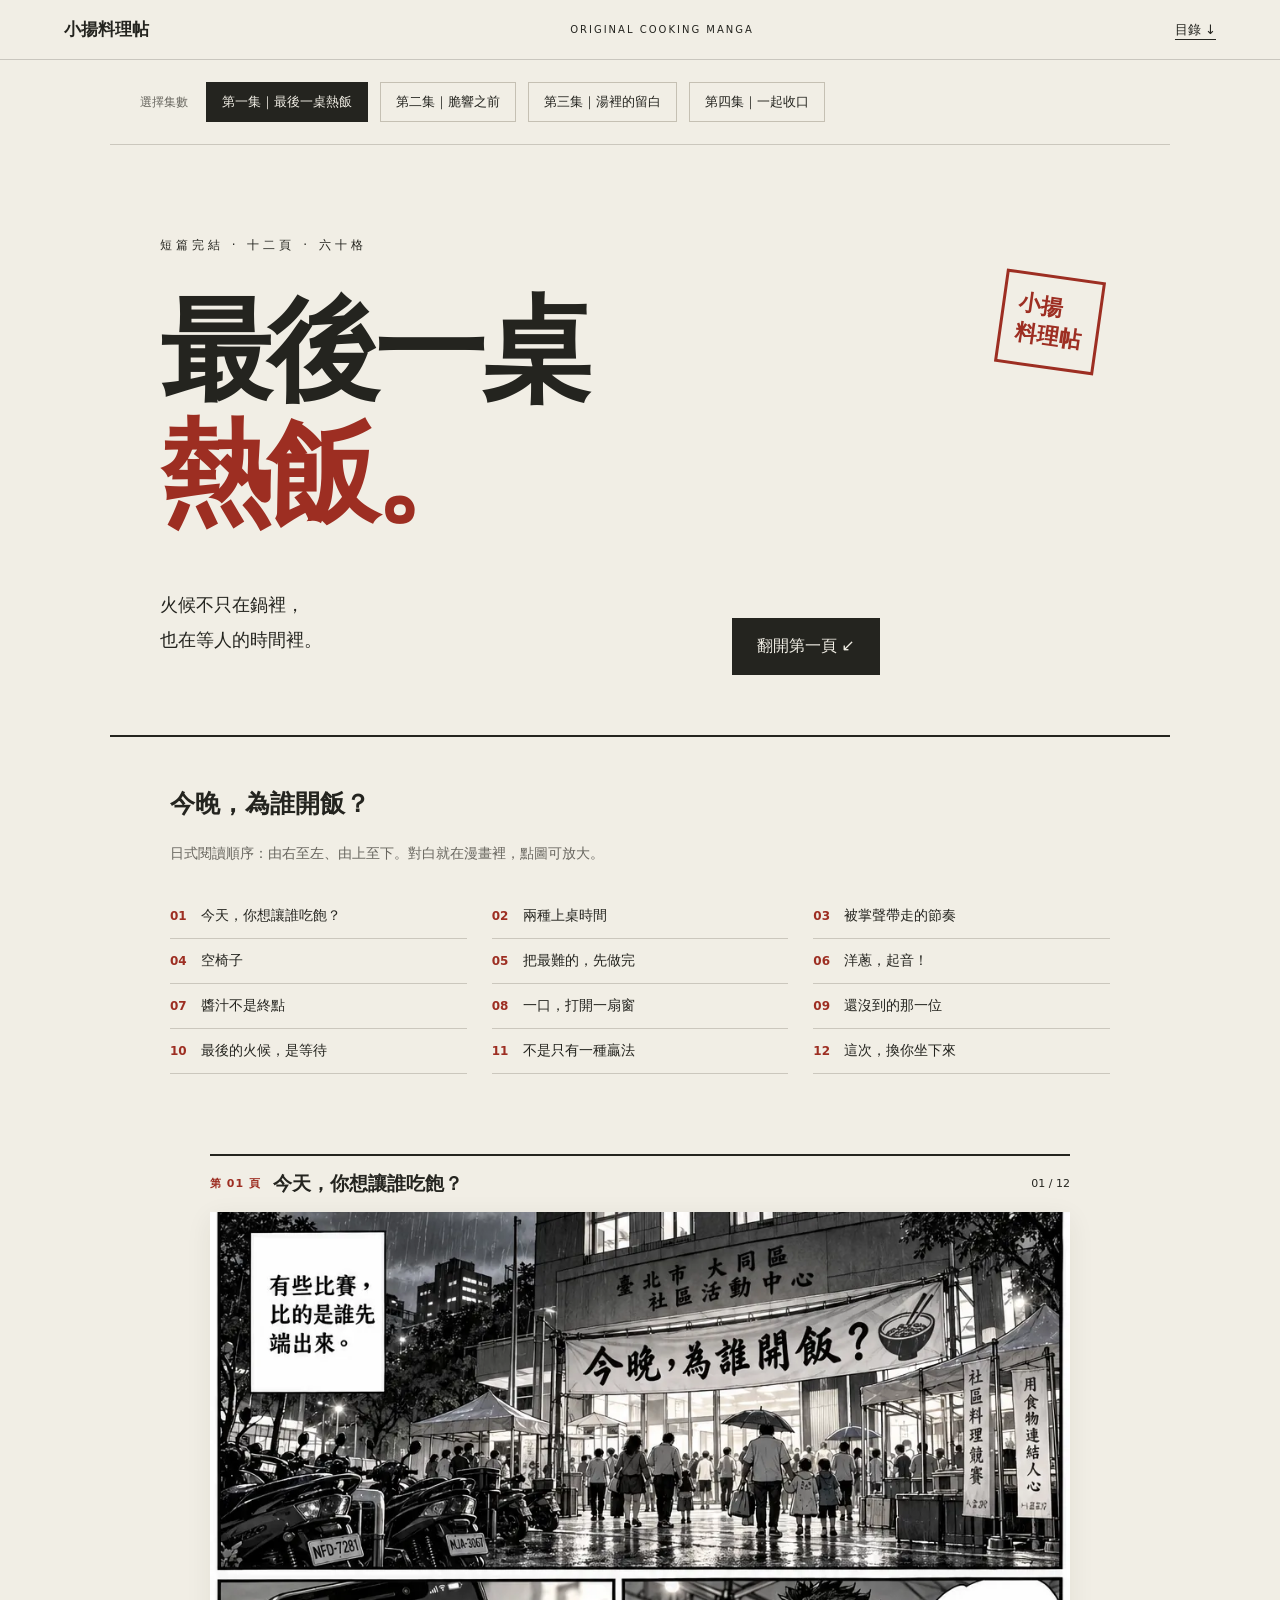
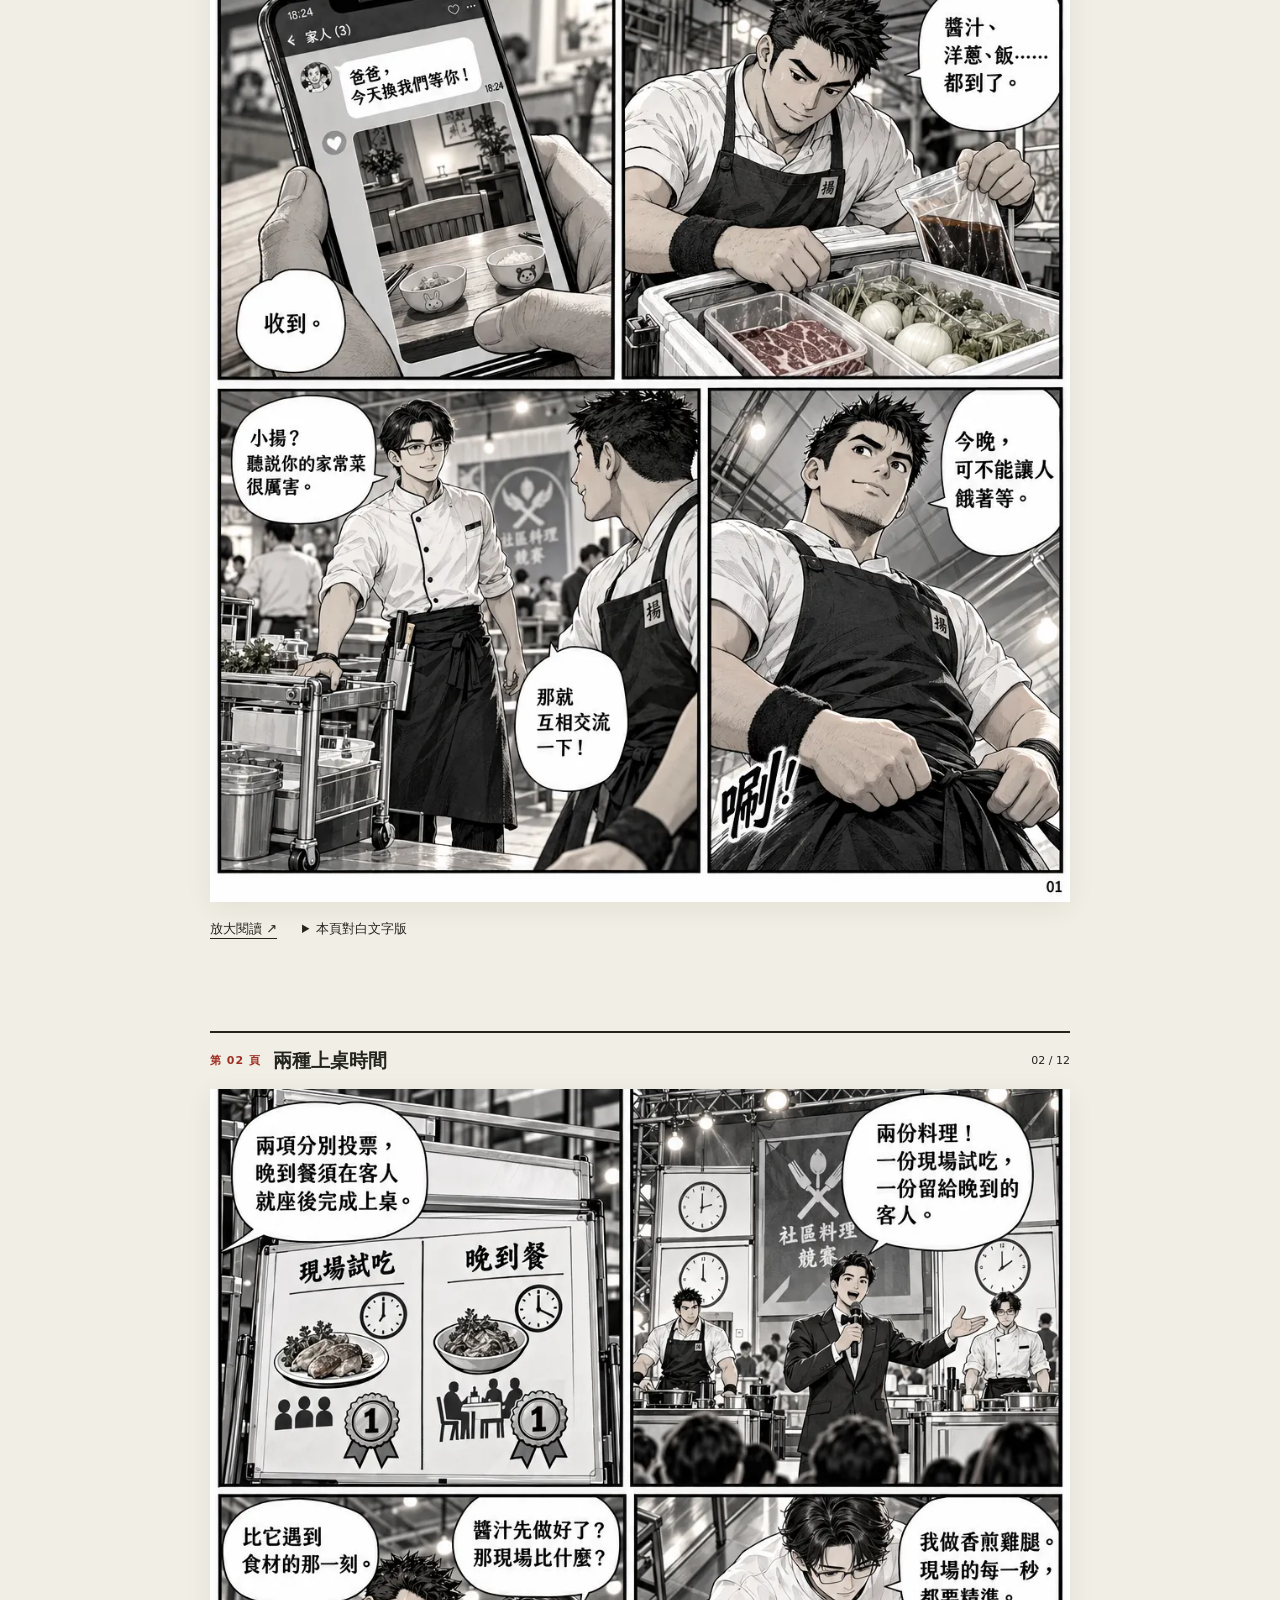
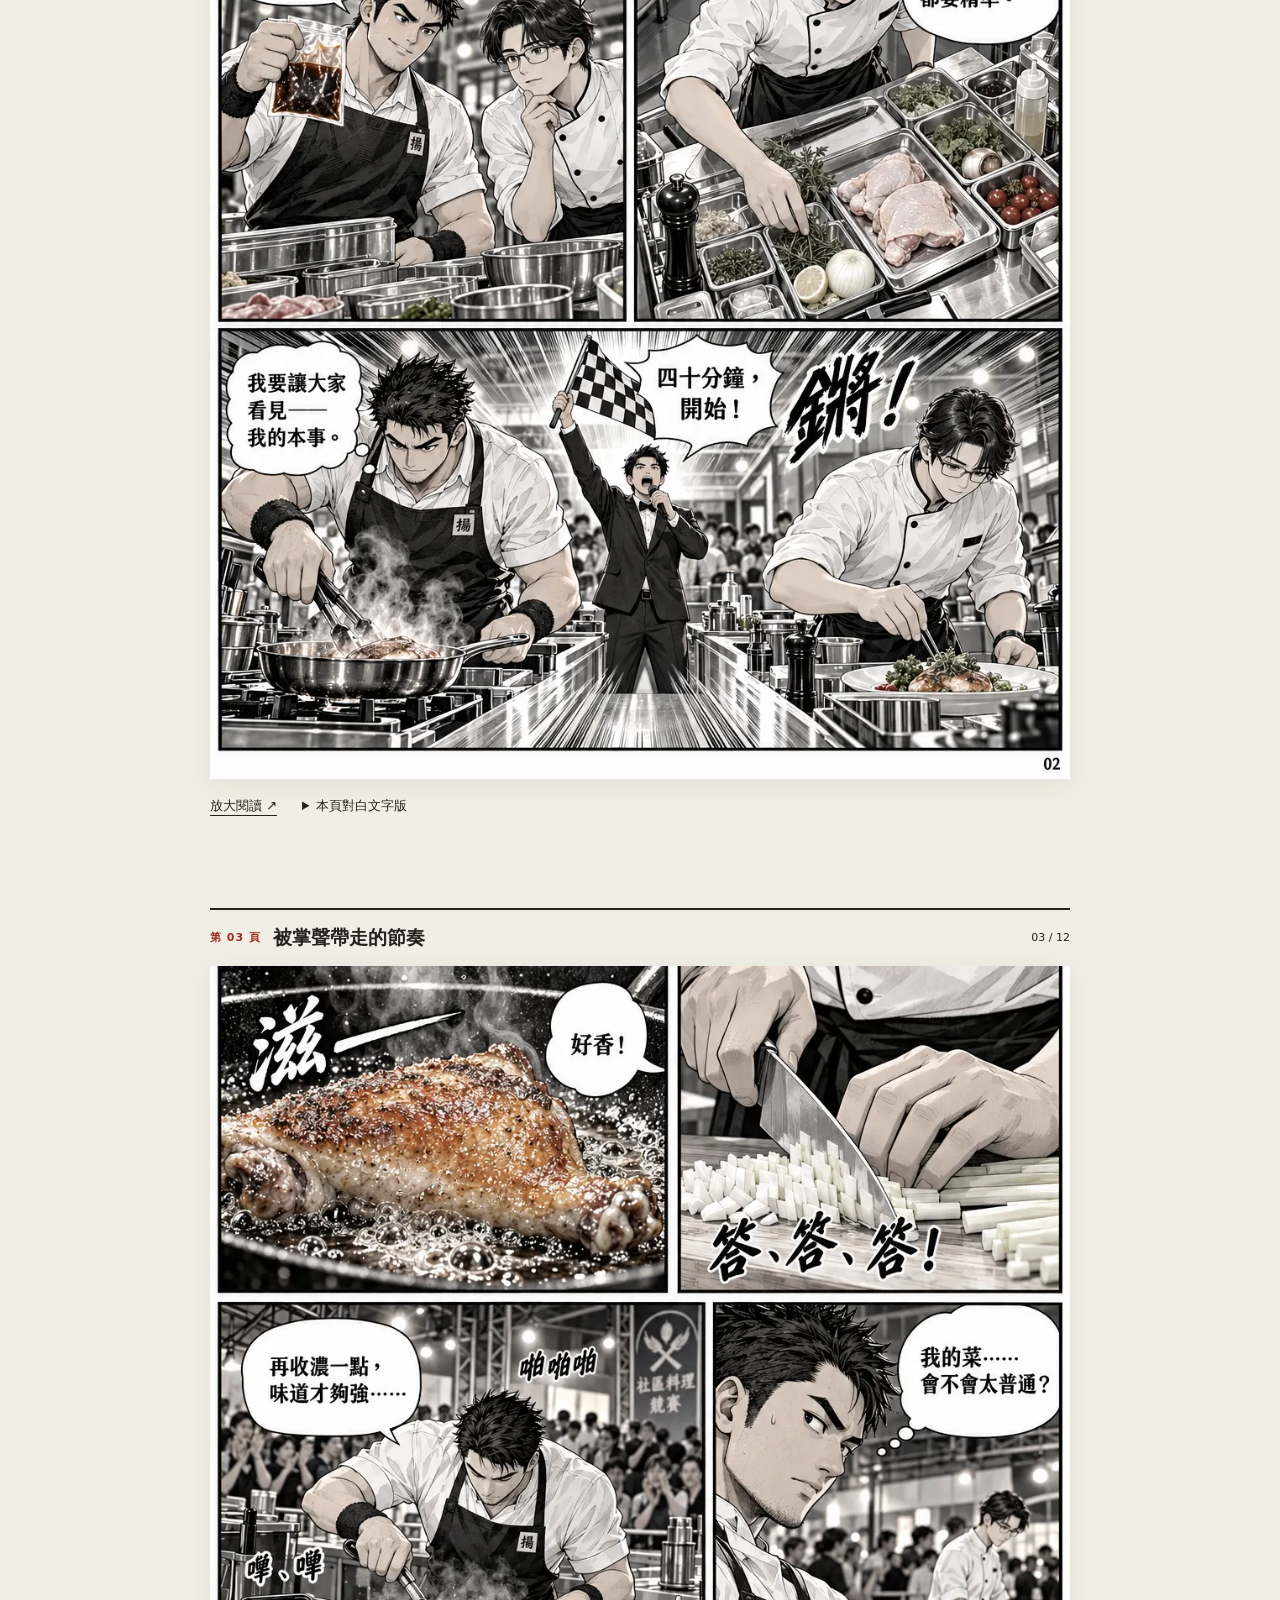
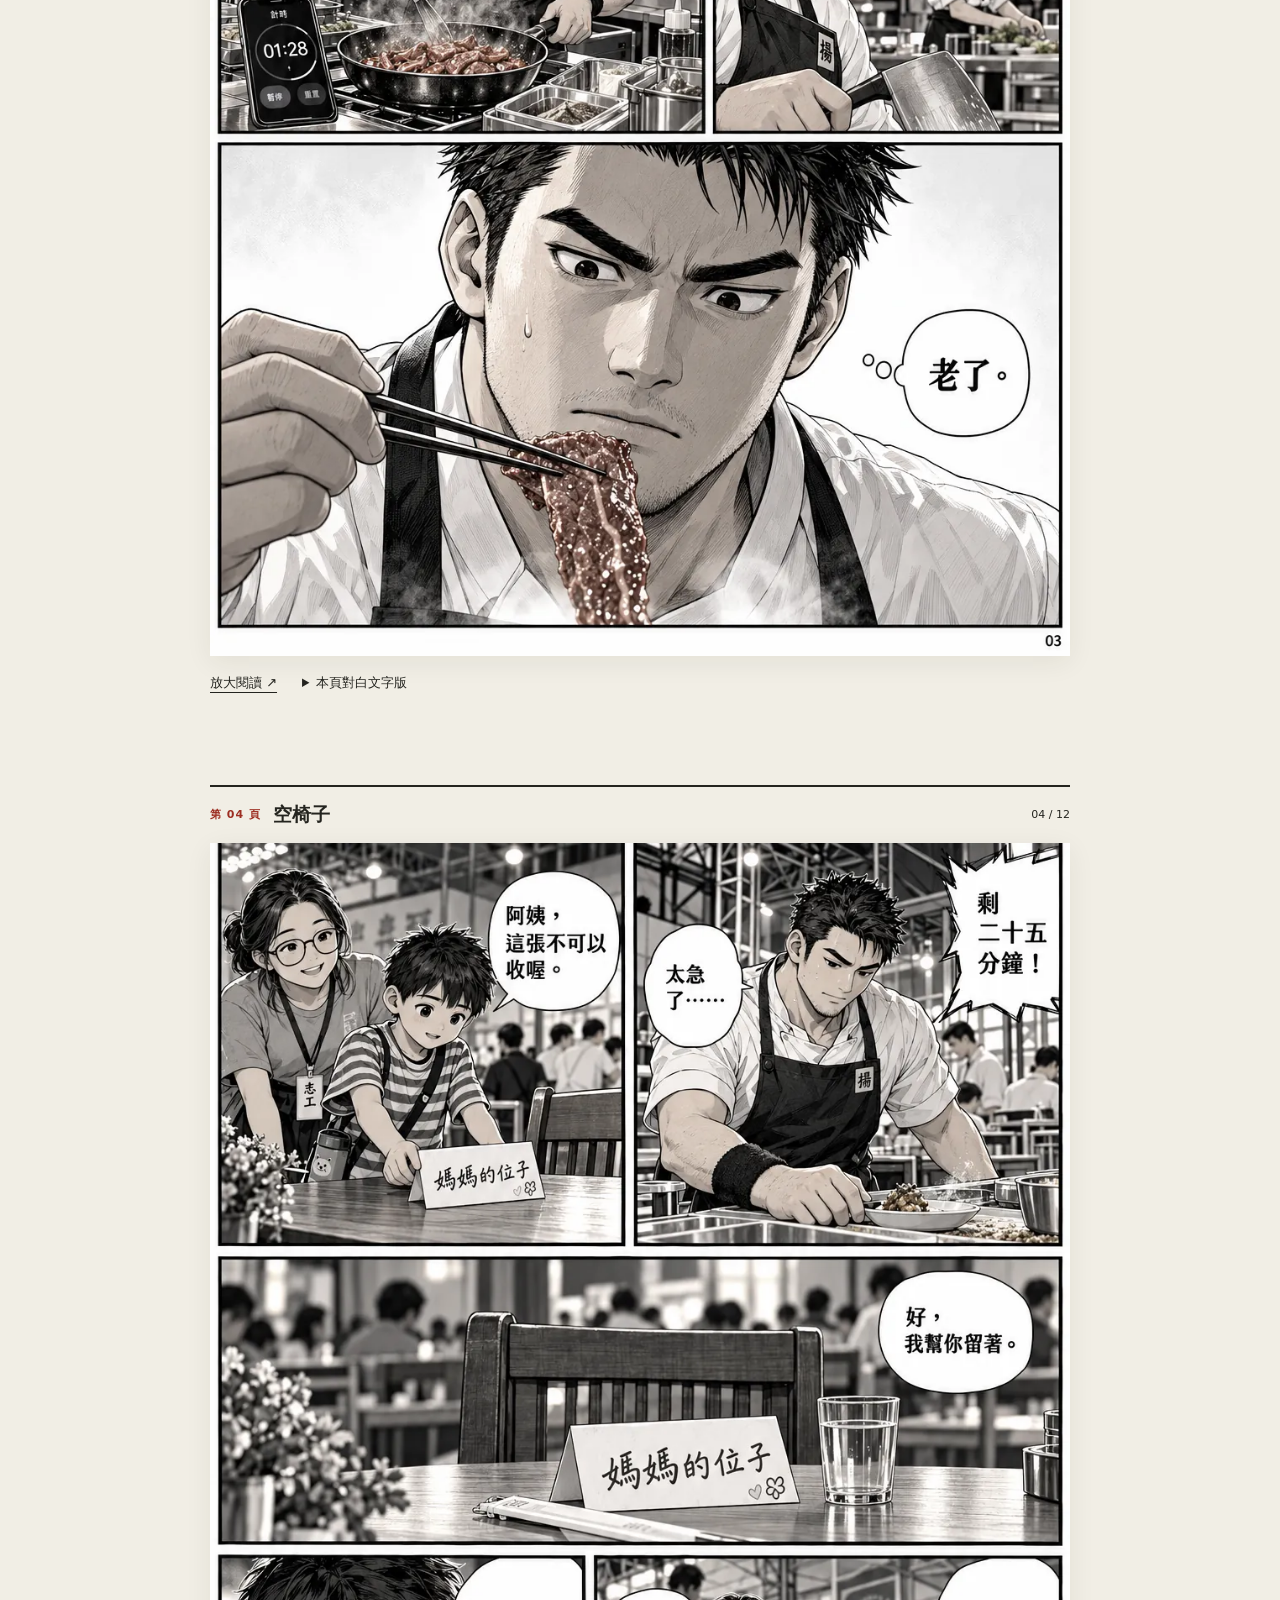
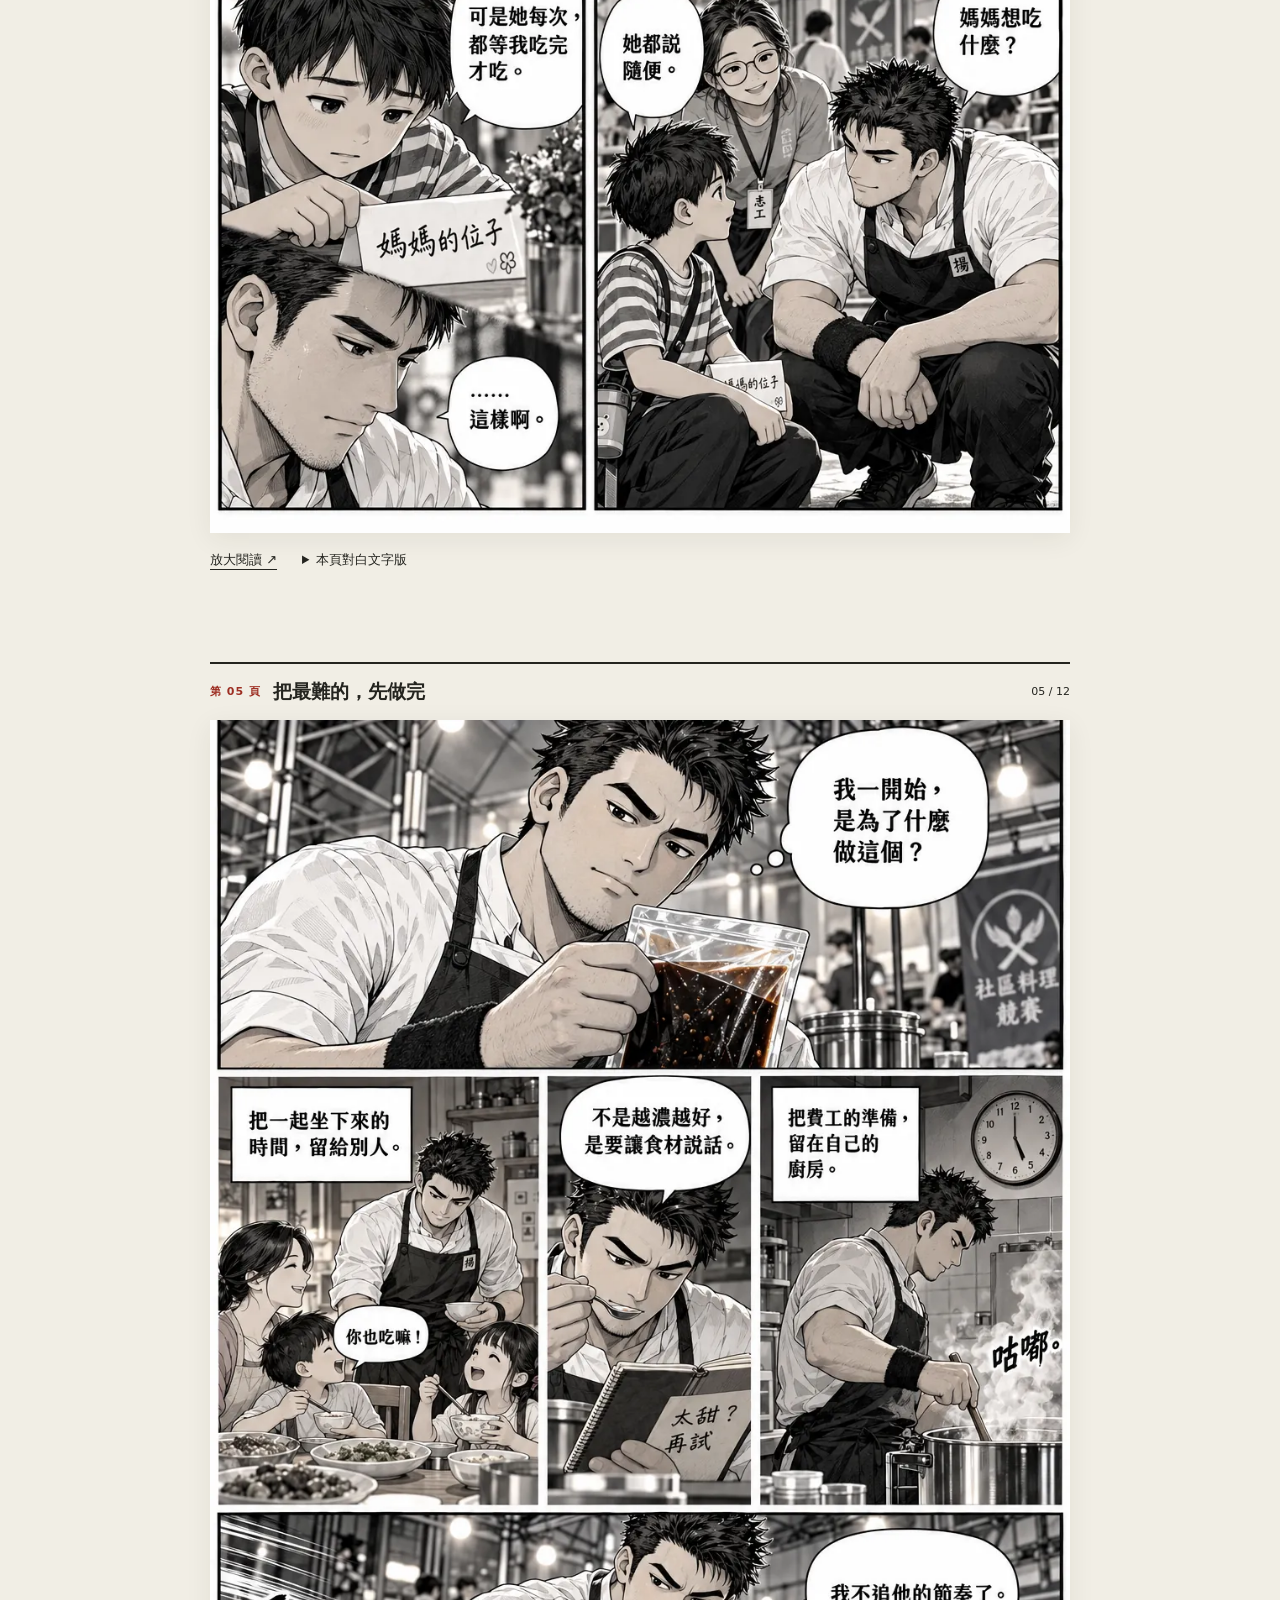
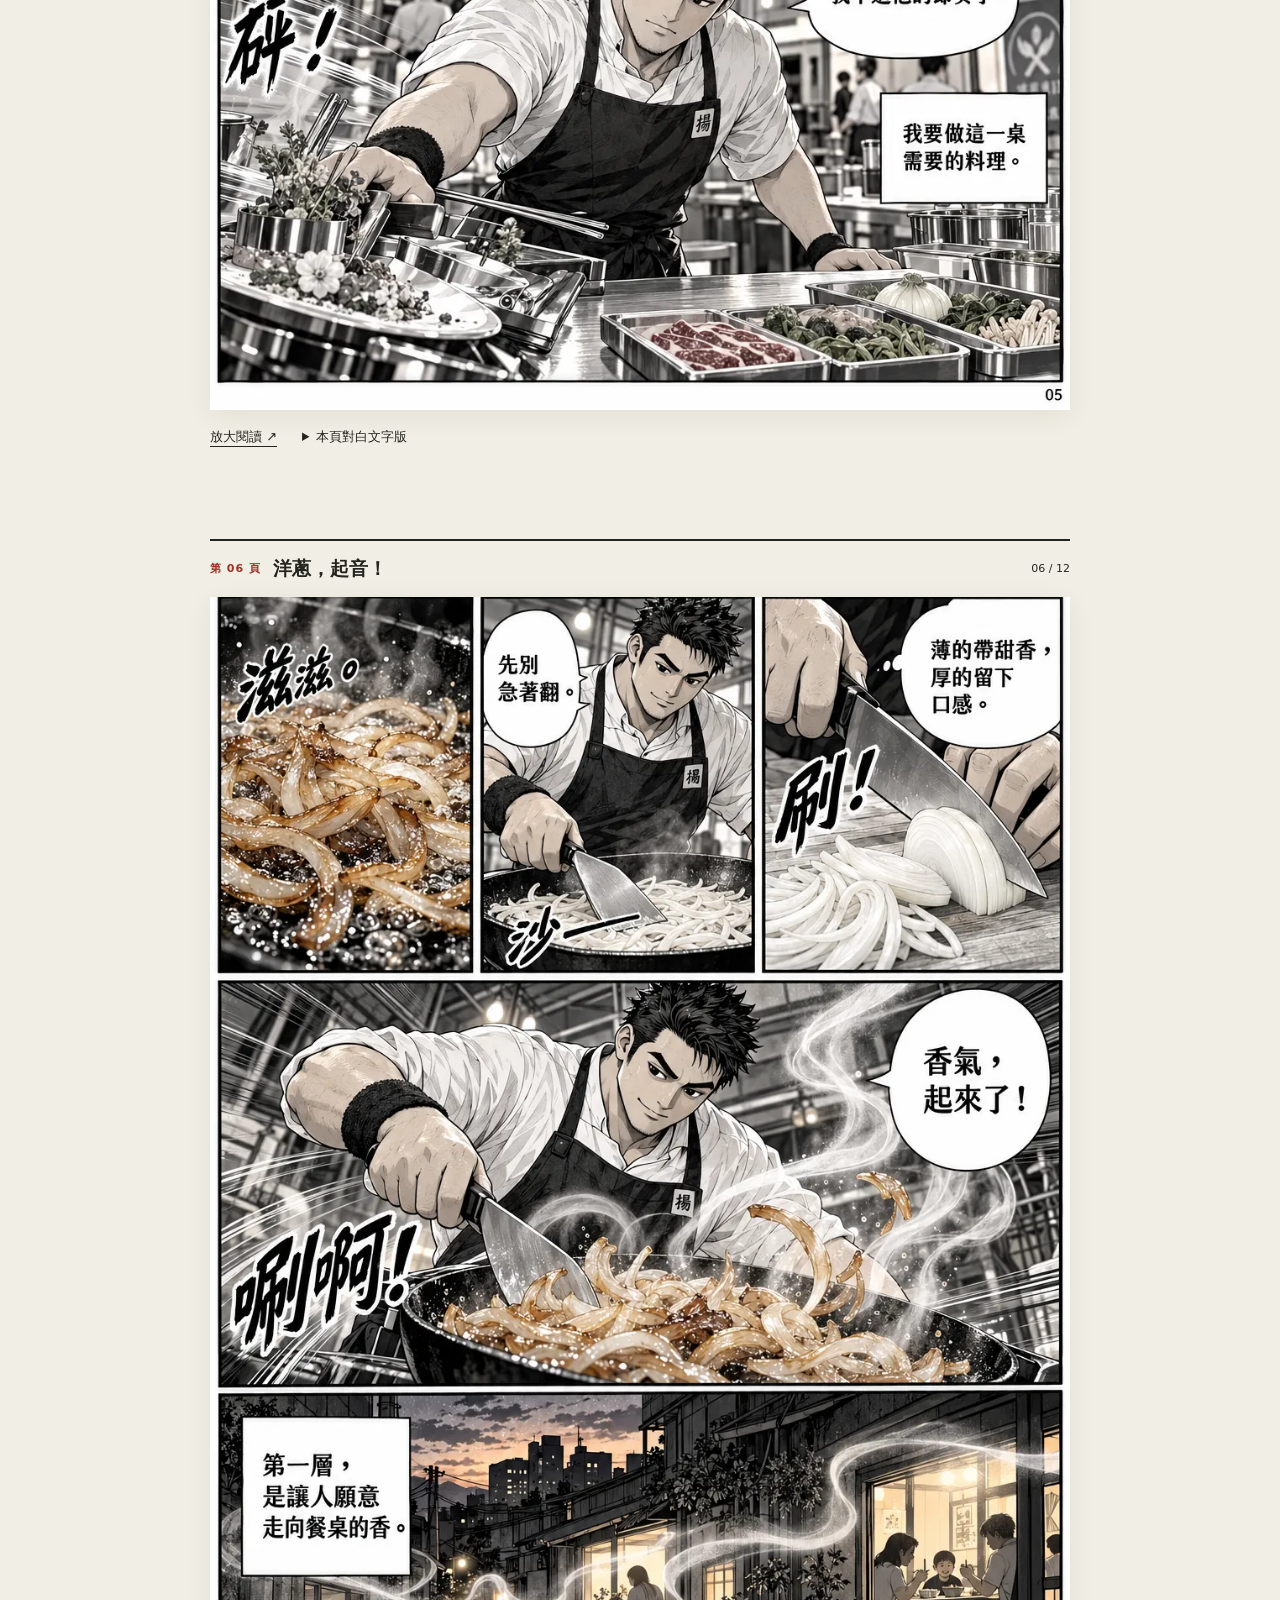
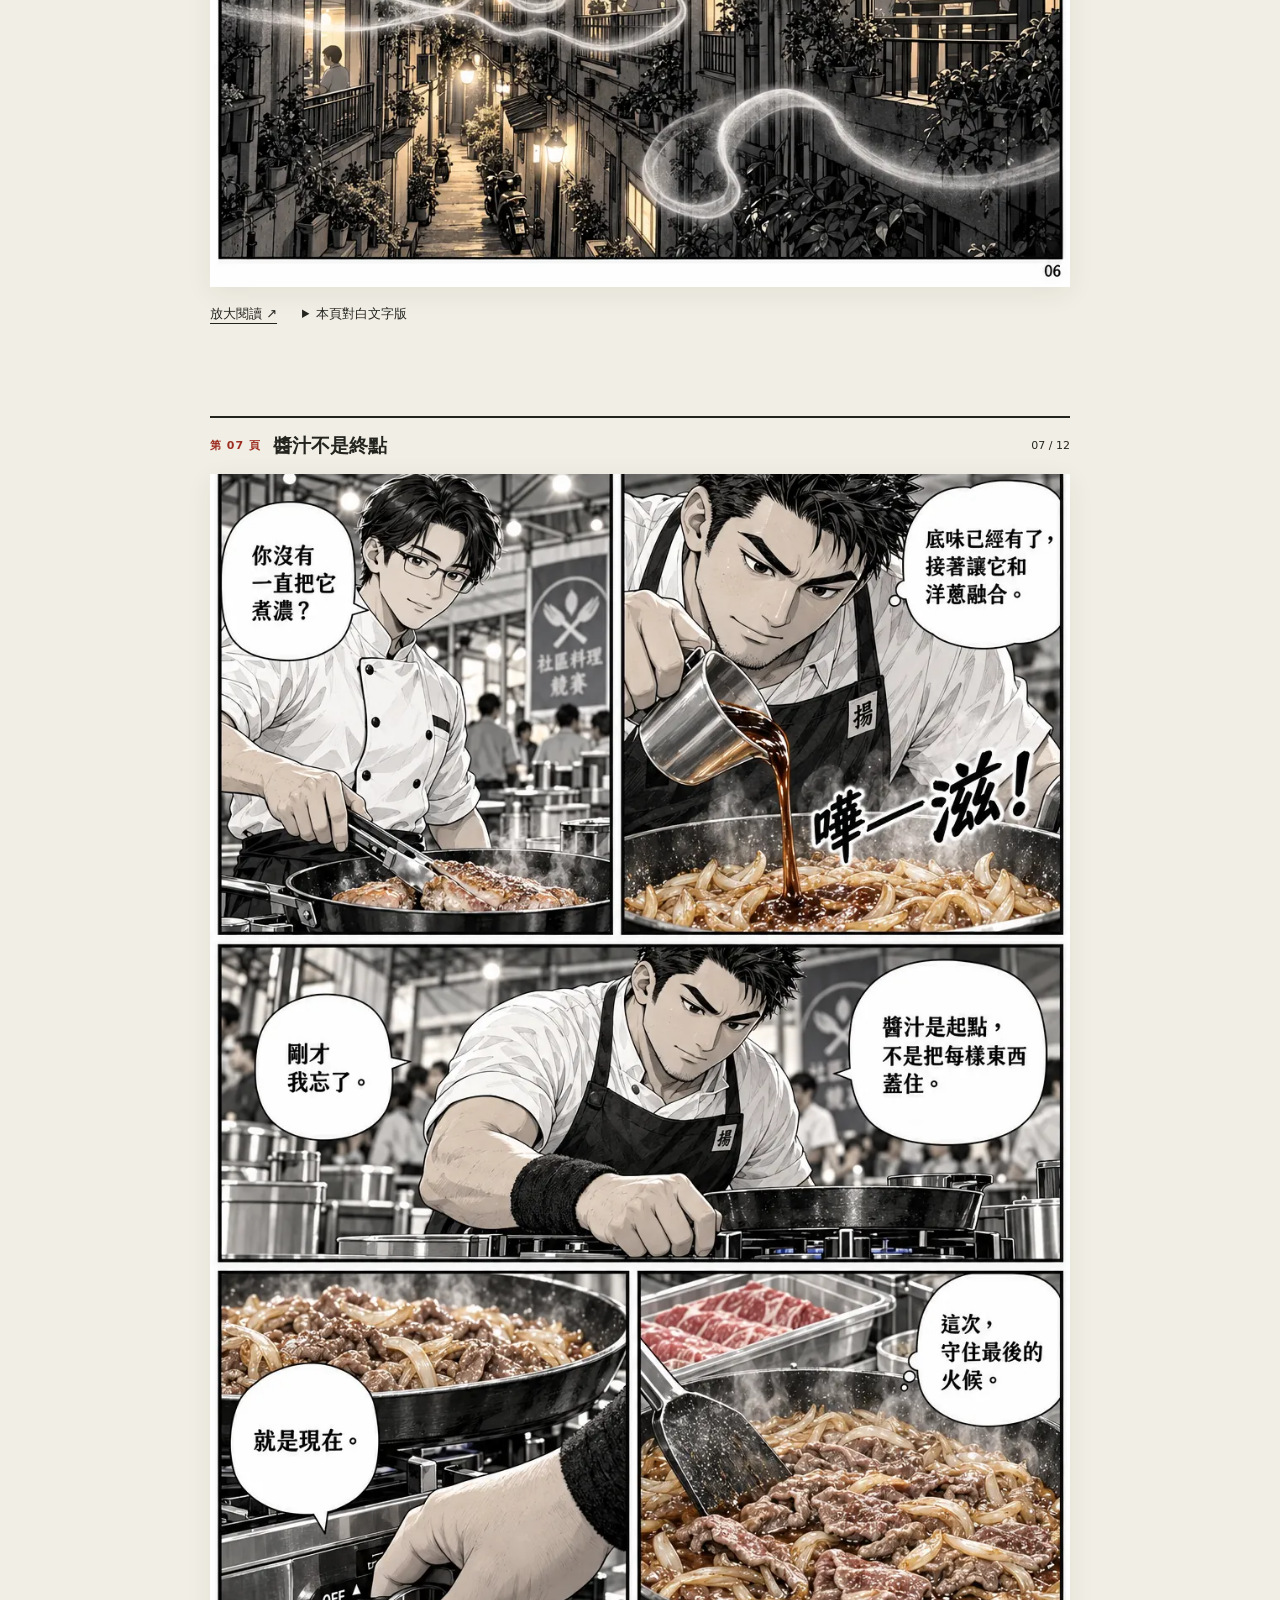
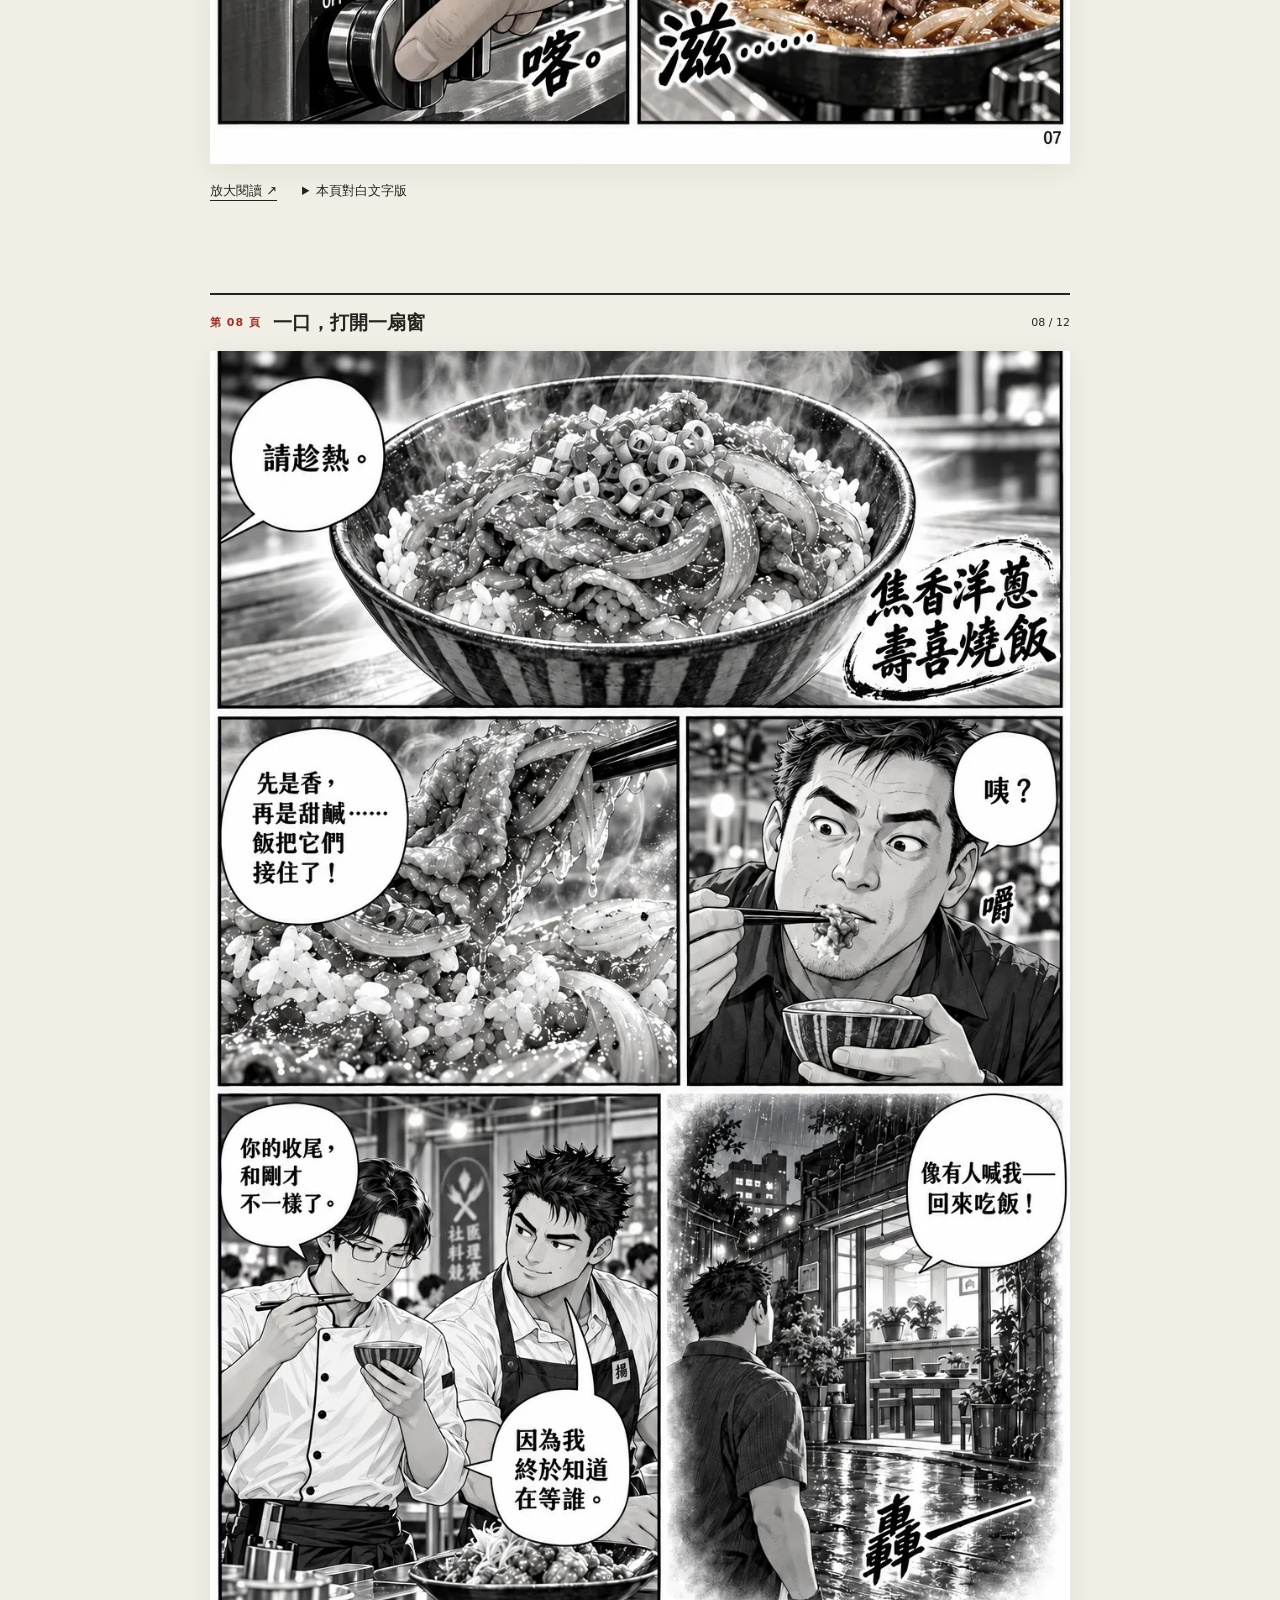
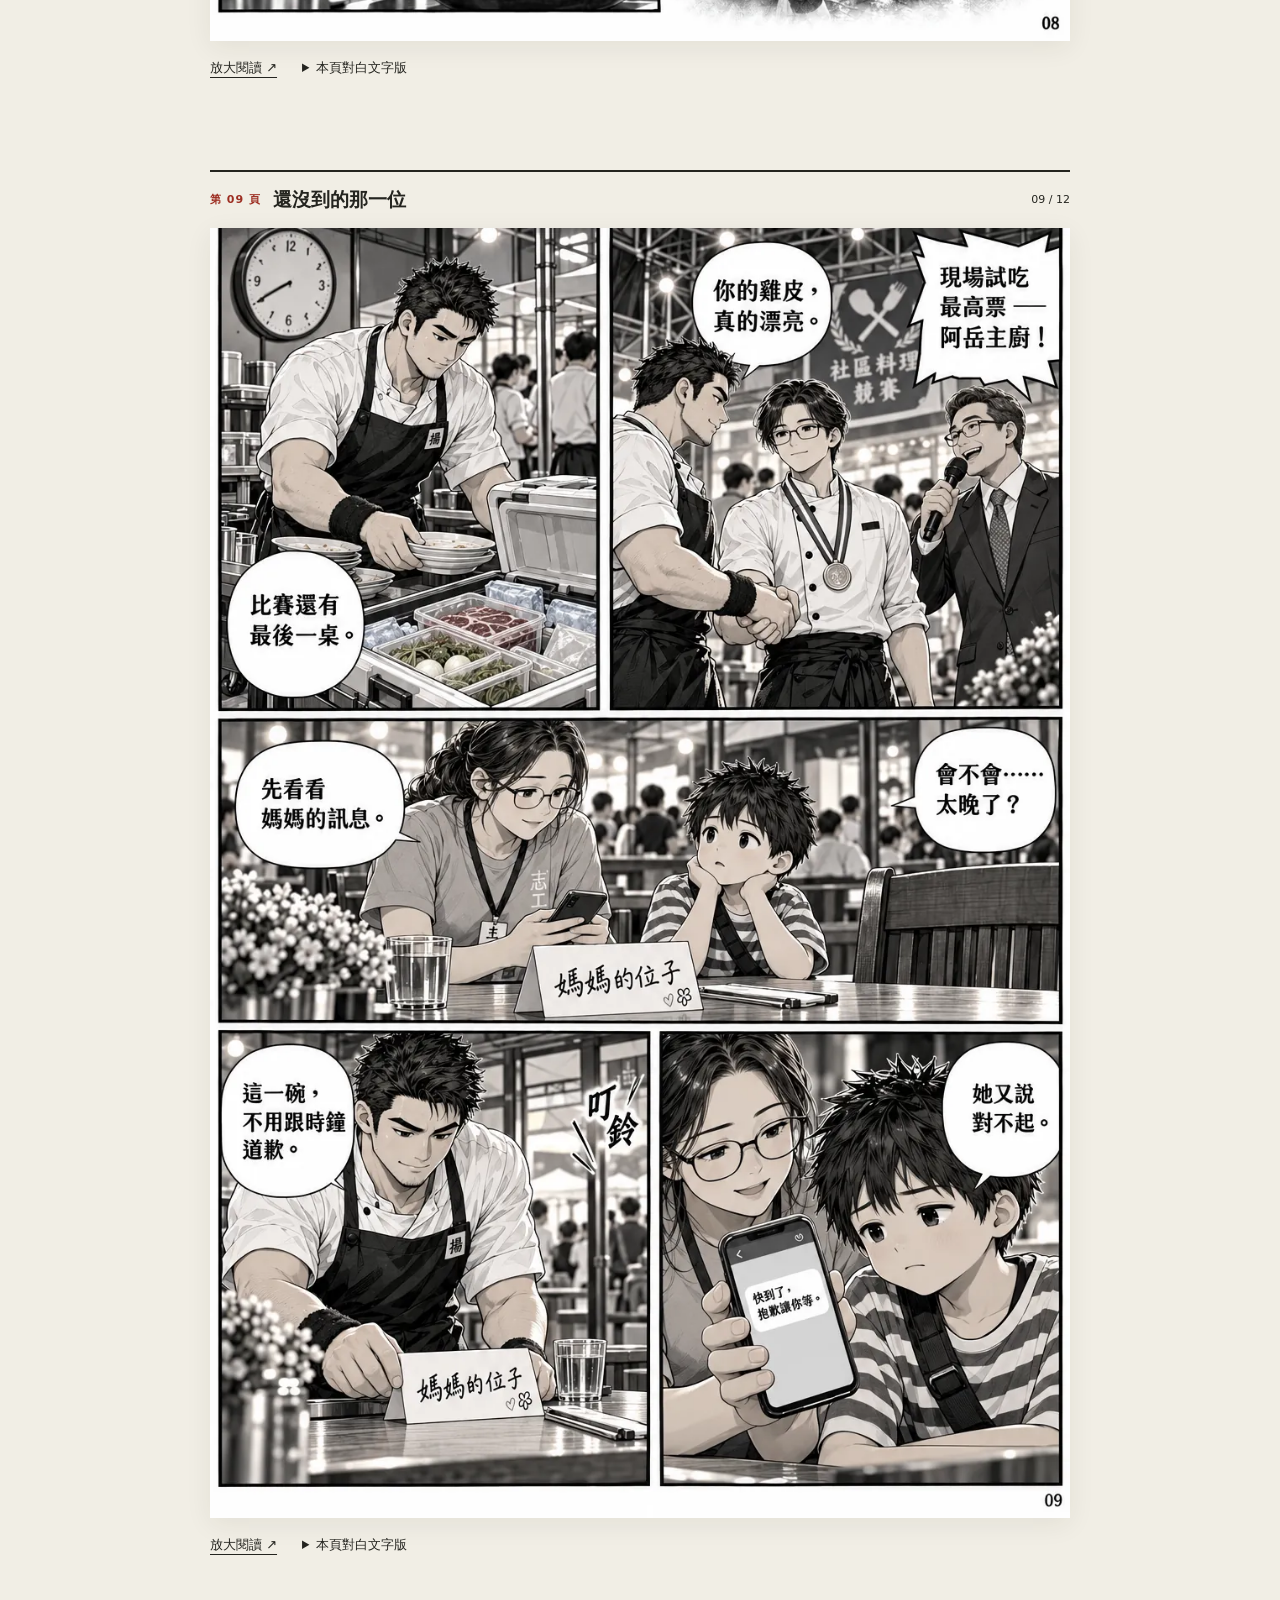
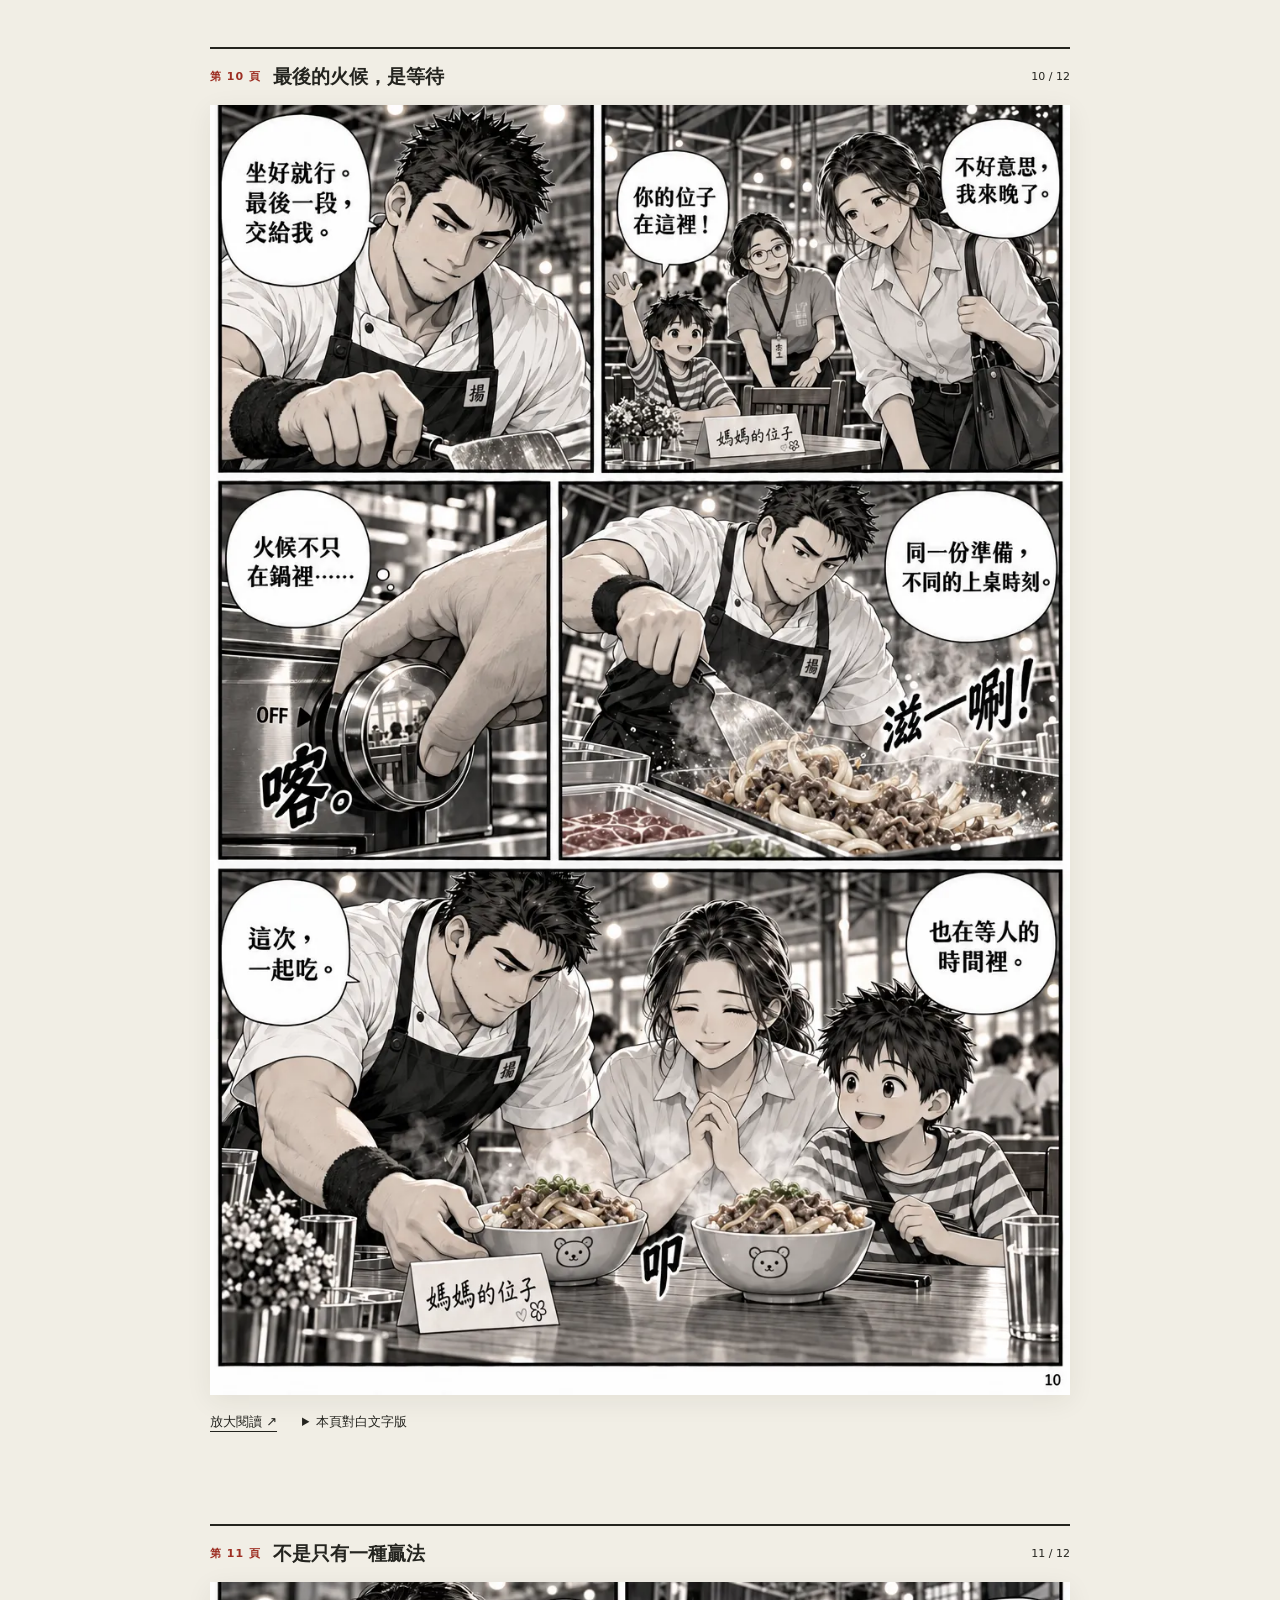
<file: index.html>
<!doctype html><html lang="zh-Hant"><head><meta charset="utf-8"><meta name="viewport" content="width=device-width,initial-scale=1"><meta name="theme-color" content="#f1eee5"><title>小揚料理帖｜最後一桌熱飯</title><meta name="description" content="十二頁原創料理漫畫。小揚追逐的最後一道火候，是讓一桌人一起吃飯。繁體中文對白、高壓縮 WebP。"><link rel="stylesheet" href="style.css"><script src="reader.js" defer></script></head><body><div class="topbar"><a href="#top">小揚料理帖</a><span>ORIGINAL COOKING MANGA</span><a href="#contents">目錄 ↓</a></div><main id="top"><nav class="episodes" aria-label="集數選擇"><span>選擇集數</span><a href="index.html#top" aria-current="page">第一集｜最後一桌熱飯</a><a href="episode-2/index.html#top">第二集｜脆響之前</a><a href="episode-3/">第三集｜湯裡的留白</a><a href="episode-4/">第四集｜一起收口</a></nav><div class="cover"><p class="eyebrow">短篇完結 · 十二頁 · 六十格</p><h1>最後一桌<br><em>熱飯。</em></h1><div class="cover-sub"><p>火候不只在鍋裡，<br>也在等人的時間裡。</p><a class="start" href="#p1">翻開第一頁 ↙</a></div><span class="stamp" aria-hidden="true">小揚<br>料理帖</span></div><nav id="contents" aria-label="漫畫目錄"><h2>今晚，為誰開飯？</h2><p>日式閱讀順序：由右至左、由上至下。對白就在漫畫裡，點圖可放大。</p><div class="chapters"><a href="#p1"><b>01</b> 今天，你想讓誰吃飽？</a><a href="#p2"><b>02</b> 兩種上桌時間</a><a href="#p3"><b>03</b> 被掌聲帶走的節奏</a><a href="#p4"><b>04</b> 空椅子</a><a href="#p5"><b>05</b> 把最難的，先做完</a><a href="#p6"><b>06</b> 洋蔥，起音！</a><a href="#p7"><b>07</b> 醬汁不是終點</a><a href="#p8"><b>08</b> 一口，打開一扇窗</a><a href="#p9"><b>09</b> 還沒到的那一位</a><a href="#p10"><b>10</b> 最後的火候，是等待</a><a href="#p11"><b>11</b> 不是只有一種贏法</a><a href="#p12"><b>12</b> 這次，換你坐下來</a></div></nav><div class="pages"><section class="page" id="p1" aria-labelledby="h1"><header><span>第 01 頁</span><h2 id="h1">今天，你想讓誰吃飽？</h2><small>01 / 12</small></header><a class="art" href="assets/page-01.webp" target="_blank" rel="noopener" aria-label="放大第1頁"><img src="assets/page-01.webp" srcset="assets/page-01-800.webp 800w, assets/page-01.webp 1024w" sizes="(max-width: 820px) calc(100vw - 24px), 860px" width="1024" height="1536" loading="eager" decoding="async" alt="第1頁，今天，你想讓誰吃飽？。五格連續漫畫，從右至左閱讀，對白位於漫畫氣泡內。"></a><div class="page-tools"><a href="assets/page-01.webp" target="_blank" rel="noopener">放大閱讀 ↗</a><details><summary>本頁對白文字版</summary><ol><li>1-1 動作：居民提著環保餐具入場，志工引導。<br>旁白：「有些比賽，比的是誰先端出來。」<br>音效：人聲「嗡——」；不要塞滿攤販文字。</li><li>1-2 動作：他確認備料清單，嘴角帶笑。<br>小揚：「醬汁、洋蔥、飯……都到了。」</li><li>1-3 訊息：「爸爸，今天換我們等你！」<br>小揚畫外音：「收到。」</li><li>1-4 小揚：「今晚，可不能讓人餓著等。」<br>音效：「唰！」</li><li>1-5 阿岳：「小揚？聽說你的家常菜很厲害。」<br>小揚：「那就互相交流一下！」<br>翻頁鉤子：兩人視線相接，不使用挑釁式邪笑。</li></ol></details></div></section><section class="page" id="p2" aria-labelledby="h2"><header><span>第 02 頁</span><h2 id="h2">兩種上桌時間</h2><small>02 / 12</small></header><a class="art" href="assets/page-02.webp" target="_blank" rel="noopener" aria-label="放大第2頁"><img src="assets/page-02.webp" srcset="assets/page-02-800.webp 800w, assets/page-02.webp 1024w" sizes="(max-width: 820px) calc(100vw - 24px), 860px" width="1024" height="1536" loading="lazy" decoding="async" alt="第2頁，兩種上桌時間。五格連續漫畫，從右至左閱讀，對白位於漫畫氣泡內。"></a><div class="page-tools"><a href="assets/page-02.webp" target="_blank" rel="noopener">放大閱讀 ↗</a><details><summary>本頁對白文字版</summary><ol><li>2-1 主持人：「兩份料理！一份現場試吃，一份留給晚到的客人。」</li><li>2-2 主持人畫外音：「兩項分別投票，晚到餐須在客人就座後完成上桌。」<br>小字美術註：規則不要求把熟食放著等待；允許安全備料、到場再做最後烹調。</li><li>2-3 阿岳：「我做香煎雞腿。現場的每一秒，都要精準。」</li><li>2-4 阿岳：「醬汁先做好了？那現場比什麼？」<br>小揚：「比它遇到食材的那一刻。」</li><li>2-5 主持人：「四十分鐘，開始！」<br>音效：「鏘！」<br>頁尾小揚內心：「我要讓大家看見——我的本事。」</li></ol></details></div></section><section class="page" id="p3" aria-labelledby="h3"><header><span>第 03 頁</span><h2 id="h3">被掌聲帶走的節奏</h2><small>03 / 12</small></header><a class="art" href="assets/page-03.webp" target="_blank" rel="noopener" aria-label="放大第3頁"><img src="assets/page-03.webp" srcset="assets/page-03-800.webp 800w, assets/page-03.webp 1024w" sizes="(max-width: 820px) calc(100vw - 24px), 860px" width="1024" height="1536" loading="lazy" decoding="async" alt="第3頁，被掌聲帶走的節奏。五格連續漫畫，從右至左閱讀，對白位於漫畫氣泡內。"></a><div class="page-tools"><a href="assets/page-03.webp" target="_blank" rel="noopener">放大閱讀 ↗</a><details><summary>本頁對白文字版</summary><ol><li>3-1 音效：「答、答、答！」<br>無對白。</li><li>3-2 音效：「滋——」<br>觀眾畫外音：「好香！」</li><li>3-3 小揚內心：「我的菜……會不會太普通？」</li><li>3-4 音效：「嗶、嗶」與遠處「啪啪啪啪」。<br>小揚：「再收濃一點，味道才夠強……」</li><li>3-5 小揚內心：「老了。」<br>無音效，讓上一格的聲音在此消失。<br>翻頁鉤子：小揚眉心一滴汗，不能把失誤畫成食安事故。</li></ol></details></div></section><section class="page" id="p4" aria-labelledby="h4"><header><span>第 04 頁</span><h2 id="h4">空椅子</h2><small>04 / 12</small></header><a class="art" href="assets/page-04.webp" target="_blank" rel="noopener" aria-label="放大第4頁"><img src="assets/page-04.webp" srcset="assets/page-04-800.webp 800w, assets/page-04.webp 1024w" sizes="(max-width: 820px) calc(100vw - 24px), 860px" width="1024" height="1536" loading="lazy" decoding="async" alt="第4頁，空椅子。五格連續漫畫，從右至左閱讀，對白位於漫畫氣泡內。"></a><div class="page-tools"><a href="assets/page-04.webp" target="_blank" rel="noopener">放大閱讀 ↗</a><details><summary>本頁對白文字版</summary><ol><li>4-1 小揚：「太急了……」<br>遠處主持人：「剩二十五分鐘！」</li><li>4-2 紙卡：「媽媽的位子」。<br>阿禾：「阿姨，這張不可以收喔。」</li><li>4-3 志工阿姨畫外音：「好，我幫你留著。」<br>無音效。</li><li>4-4 小揚：「媽媽想吃什麼？」<br>阿禾：「她都說隨便。」</li><li>4-5 阿禾：「可是她每次，都等我吃完才吃。」<br>小揚畫外音：「……這樣啊。」<br>翻頁鉤子：小揚表情由焦急轉為安靜。</li></ol></details></div></section><section class="page" id="p5" aria-labelledby="h5"><header><span>第 05 頁</span><h2 id="h5">把最難的，先做完</h2><small>05 / 12</small></header><a class="art" href="assets/page-05.webp" target="_blank" rel="noopener" aria-label="放大第5頁"><img src="assets/page-05.webp" srcset="assets/page-05-800.webp 800w, assets/page-05.webp 1024w" sizes="(max-width: 820px) calc(100vw - 24px), 860px" width="1024" height="1536" loading="lazy" decoding="async" alt="第5頁，把最難的，先做完。五格連續漫畫，從右至左閱讀，對白位於漫畫氣泡內。"></a><div class="page-tools"><a href="assets/page-05.webp" target="_blank" rel="noopener">放大閱讀 ↗</a><details><summary>本頁對白文字版</summary><ol><li>5-1 小揚內心：「我一開始，是為了什麼做這個？」</li><li>5-2 旁白：「把費工的準備，留在自己的廚房。」<br>音效：「咕嘟、咕嘟。」</li><li>5-3 小揚：「不是越濃越好，是要讓食材說話。」</li><li>5-4 旁白：「把一起坐下來的時間，留給別人。」<br>孩子：「你也吃嘛！」</li><li>5-5 小揚：「我不追他的節奏了。」<br>頁尾內心：「我要做這一桌需要的料理。」</li></ol></details></div></section><section class="page" id="p6" aria-labelledby="h6"><header><span>第 06 頁</span><h2 id="h6">洋蔥，起音！</h2><small>06 / 12</small></header><a class="art" href="assets/page-06.webp" target="_blank" rel="noopener" aria-label="放大第6頁"><img src="assets/page-06.webp" srcset="assets/page-06-800.webp 800w, assets/page-06.webp 1024w" sizes="(max-width: 820px) calc(100vw - 24px), 860px" width="1024" height="1536" loading="lazy" decoding="async" alt="第6頁，洋蔥，起音！。五格連續漫畫，從右至左閱讀，對白位於漫畫氣泡內。"></a><div class="page-tools"><a href="assets/page-06.webp" target="_blank" rel="noopener">放大閱讀 ↗</a><details><summary>本頁對白文字版</summary><ol><li>6-1 小揚內心：「薄的帶甜香，厚的留下口感。」<br>音效：「刷！」</li><li>6-2 音效：「沙——」<br>小揚：「先別急著翻。」</li><li>6-3 音效：「滋滋……」<br>無對白。</li><li>6-4 小揚：「香氣，起來了！」<br>音效：「唰啊！」</li><li>6-5 旁白：「第一層，是讓人願意走向餐桌的香。」<br>翻頁鉤子：光帶延伸到下一頁醬汁流線。</li></ol></details></div></section><section class="page" id="p7" aria-labelledby="h7"><header><span>第 07 頁</span><h2 id="h7">醬汁不是終點</h2><small>07 / 12</small></header><a class="art" href="assets/page-07.webp" target="_blank" rel="noopener" aria-label="放大第7頁"><img src="assets/page-07.webp" srcset="assets/page-07-800.webp 800w, assets/page-07.webp 1024w" sizes="(max-width: 820px) calc(100vw - 24px), 860px" width="1024" height="1536" loading="lazy" decoding="async" alt="第7頁，醬汁不是終點。五格連續漫畫，從右至左閱讀，對白位於漫畫氣泡內。"></a><div class="page-tools"><a href="assets/page-07.webp" target="_blank" rel="noopener">放大閱讀 ↗</a><details><summary>本頁對白文字版</summary><ol><li>7-1 音效：「嘩——滋！」<br>小揚內心：「底味已經有了，接著讓它和洋蔥融合。」</li><li>7-2 阿岳：「你沒有一直把它煮濃？」</li><li>7-3 小揚：「醬汁是起點，不是把每樣東西蓋住。」<br>小揚：「剛才我忘了。」</li><li>7-4 小揚內心：「這次，守住最後的火候。」<br>音效：「滋……」</li><li>7-5 音效：「喀。」<br>小揚：「就是現在。」<br>翻頁鉤子：前段轟烈聲音停下，讓盛飯聲接續。</li></ol></details></div></section><section class="page" id="p8" aria-labelledby="h8"><header><span>第 08 頁</span><h2 id="h8">一口，打開一扇窗</h2><small>08 / 12</small></header><a class="art" href="assets/page-08.webp" target="_blank" rel="noopener" aria-label="放大第8頁"><img src="assets/page-08.webp" srcset="assets/page-08-800.webp 800w, assets/page-08.webp 1024w" sizes="(max-width: 820px) calc(100vw - 24px), 860px" width="1024" height="1536" loading="lazy" decoding="async" alt="第8頁，一口，打開一扇窗。五格連續漫畫，從右至左閱讀，對白位於漫畫氣泡內。"></a><div class="page-tools"><a href="assets/page-08.webp" target="_blank" rel="noopener">放大閱讀 ↗</a><details><summary>本頁對白文字版</summary><ol><li>8-1 菜名字幕：「焦香洋蔥壽喜燒飯」。<br>小揚畫外音：「請趁熱。」</li><li>8-2 試吃者：「咦？」<br>音效：小小「嚼」。</li><li>8-3 試吃者畫外音：「先是香，再是甜鹹……飯把它們接住了！」</li><li>8-4 試吃者：「像有人喊我——回來吃飯！」<br>音效：「轟——」以白色字嵌入光中。</li><li>8-5 阿岳：「你的收尾，和剛才不一樣了。」<br>小揚：「因為我終於知道在等誰。」</li></ol></details></div></section><section class="page" id="p9" aria-labelledby="h9"><header><span>第 09 頁</span><h2 id="h9">還沒到的那一位</h2><small>09 / 12</small></header><a class="art" href="assets/page-09.webp" target="_blank" rel="noopener" aria-label="放大第9頁"><img src="assets/page-09.webp" srcset="assets/page-09-800.webp 800w, assets/page-09.webp 1024w" sizes="(max-width: 820px) calc(100vw - 24px), 860px" width="1024" height="1536" loading="lazy" decoding="async" alt="第9頁，還沒到的那一位。五格連續漫畫，從右至左閱讀，對白位於漫畫氣泡內。"></a><div class="page-tools"><a href="assets/page-09.webp" target="_blank" rel="noopener">放大閱讀 ↗</a><details><summary>本頁對白文字版</summary><ol><li>9-1 主持人：「現場試吃最高票——阿岳主廚！」<br>小揚：「你的雞皮，真的漂亮。」</li><li>9-2 旁白：「比賽還有最後一桌。」</li><li>9-3 阿禾：「會不會……太晚了？」<br>志工阿姨：「先看看媽媽的訊息。」</li><li>9-4 阿禾：「她又說對不起。」</li><li>9-5 小揚：「這一碗，不用跟時鐘道歉。」<br>翻頁鉤子：門口鈴聲從畫外響起：「叮鈴」。</li></ol></details></div></section><section class="page" id="p10" aria-labelledby="h10"><header><span>第 10 頁</span><h2 id="h10">最後的火候，是等待</h2><small>10 / 12</small></header><a class="art" href="assets/page-10.webp" target="_blank" rel="noopener" aria-label="放大第10頁"><img src="assets/page-10.webp" srcset="assets/page-10-800.webp 800w, assets/page-10.webp 1024w" sizes="(max-width: 820px) calc(100vw - 24px), 860px" width="1024" height="1536" loading="lazy" decoding="async" alt="第10頁，最後的火候，是等待。五格連續漫畫，從右至左閱讀，對白位於漫畫氣泡內。"></a><div class="page-tools"><a href="assets/page-10.webp" target="_blank" rel="noopener">放大閱讀 ↗</a><details><summary>本頁對白文字版</summary><ol><li>10-1 媽媽：「不好意思，我來晚了。」<br>阿禾：「你的位子在這裡！」</li><li>10-2 小揚：「坐好就行。最後一段，交給我。」</li><li>10-3 音效：「滋——唰！」<br>旁白：「同一份準備，不同的上桌時刻。」</li><li>10-4 音效：「喀。」<br>小揚內心：「火候不只在鍋裡……」</li><li>10-5 小揚內心：「也在等人的時間裡。」<br>小揚：「這次，一起吃。」<br>不加喝采音效，讓碗落桌的「叩」成為主聲。</li></ol></details></div></section><section class="page" id="p11" aria-labelledby="h11"><header><span>第 11 頁</span><h2 id="h11">不是只有一種贏法</h2><small>11 / 12</small></header><a class="art" href="assets/page-11.webp" target="_blank" rel="noopener" aria-label="放大第11頁"><img src="assets/page-11.webp" srcset="assets/page-11-800.webp 800w, assets/page-11.webp 1024w" sizes="(max-width: 820px) calc(100vw - 24px), 860px" width="1024" height="1536" loading="lazy" decoding="async" alt="第11頁，不是只有一種贏法。五格連續漫畫，從右至左閱讀，對白位於漫畫氣泡內。"></a><div class="page-tools"><a href="assets/page-11.webp" target="_blank" rel="noopener">放大閱讀 ↗</a><details><summary>本頁對白文字版</summary><ol><li>11-1 阿禾：「今天，你也先吃一口。」<br>媽媽：「……好。」</li><li>11-2 媽媽：「好熱……也好香。」<br>阿禾畫外音：「我有幫你留位子。」</li><li>11-3 旁白：「最好的那一口，不一定最驚人。」<br>旁白：「但剛好，等到了你。」</li><li>11-4 主持人：「最想帶回家的料理——小揚！」<br>阿岳：「原來這也是一種精準。」</li><li>11-5 阿岳：「下次，教我你的準備。」<br>小揚：「那你教我煎出這個脆皮。」</li></ol></details></div></section><section class="page" id="p12" aria-labelledby="h12"><header><span>第 12 頁</span><h2 id="h12">這次，換你坐下來</h2><small>12 / 12</small></header><a class="art" href="assets/page-12.webp" target="_blank" rel="noopener" aria-label="放大第12頁"><img src="assets/page-12.webp" srcset="assets/page-12-800.webp 800w, assets/page-12.webp 1024w" sizes="(max-width: 820px) calc(100vw - 24px), 860px" width="1024" height="1536" loading="lazy" decoding="async" alt="第12頁，這次，換你坐下來。五格連續漫畫，從右至左閱讀，對白位於漫畫氣泡內。"></a><div class="page-tools"><a href="assets/page-12.webp" target="_blank" rel="noopener">放大閱讀 ↗</a><details><summary>本頁對白文字版</summary><ol><li>12-1 小揚手機訊息：「還有幫你留飯。」<br>小揚：「我回來了。」</li><li>12-2 孩子甲：「爸爸，贏了嗎？」<br>小揚：「嗯，還學到一件事。」</li><li>12-3 孩子乙：「今天不用你煮！」<br>伴侶畫外音：「先坐下來。」</li><li>12-4 小揚：「……原來，被等著是這種感覺。」<br>音效：「咕——」從他肚子傳來，留一點喜感。</li><li>12-5 小揚：「我開動了！」<br>旁白：「把功夫留在鍋裡，把時間留給一桌人。」<br>頁角落款：「小揚料理帖：最後一桌熱飯｜完」。<br>不放購買 QR code、聯絡方式或強迫性的廣告口號，讓故事有完整結尾。</li></ol></details></div></section></div><div class="end"><span>完</span><p>把功夫留在鍋裡，<br>把時間留給一桌人。</p><a href="#top">再讀一次 ↑</a> · <a href="episode-2/">接著看第二集：脆響之前 ↗</a></div><section class="about"><h2>關於這本漫畫</h2><p>這是以現代台灣生活為背景的原創料理漫畫。人物、家庭、比賽與菜色均屬虛構，並非真人經歷或現售商品介紹。品牌靈感參考阿揚私廚的公開網站。畫面由 AI 生成，以黑白墨線、網點與料理意象為主，局部保留少量點色；人物和器物細節可能有藝術化差異。</p><p>圖片採高壓縮 WebP，附手機版本與逐頁放大。本站不使用外部字型、廣告或追蹤器。小螢幕若覺得對白太細，請點漫畫開啟原尺寸放大。</p><div><a href="storyboard.md">原始分鏡 Markdown ↗</a> · <a href="https://github.com/zuestrd20/xiaoyang-cooking-manga">GitHub ↗</a> · <a href="https://yang-cookforyou.pages.dev/">靈感來源：阿揚私廚 ↗</a></div></section></main><nav class="dock" aria-label="翻頁控制" hidden><button id="prev" aria-label="上一頁">←</button><span id="position">01 / 12</span><button id="next" aria-label="下一頁">→</button><a href="#contents" aria-label="回目錄">目錄</a></nav></body></html>
</file>
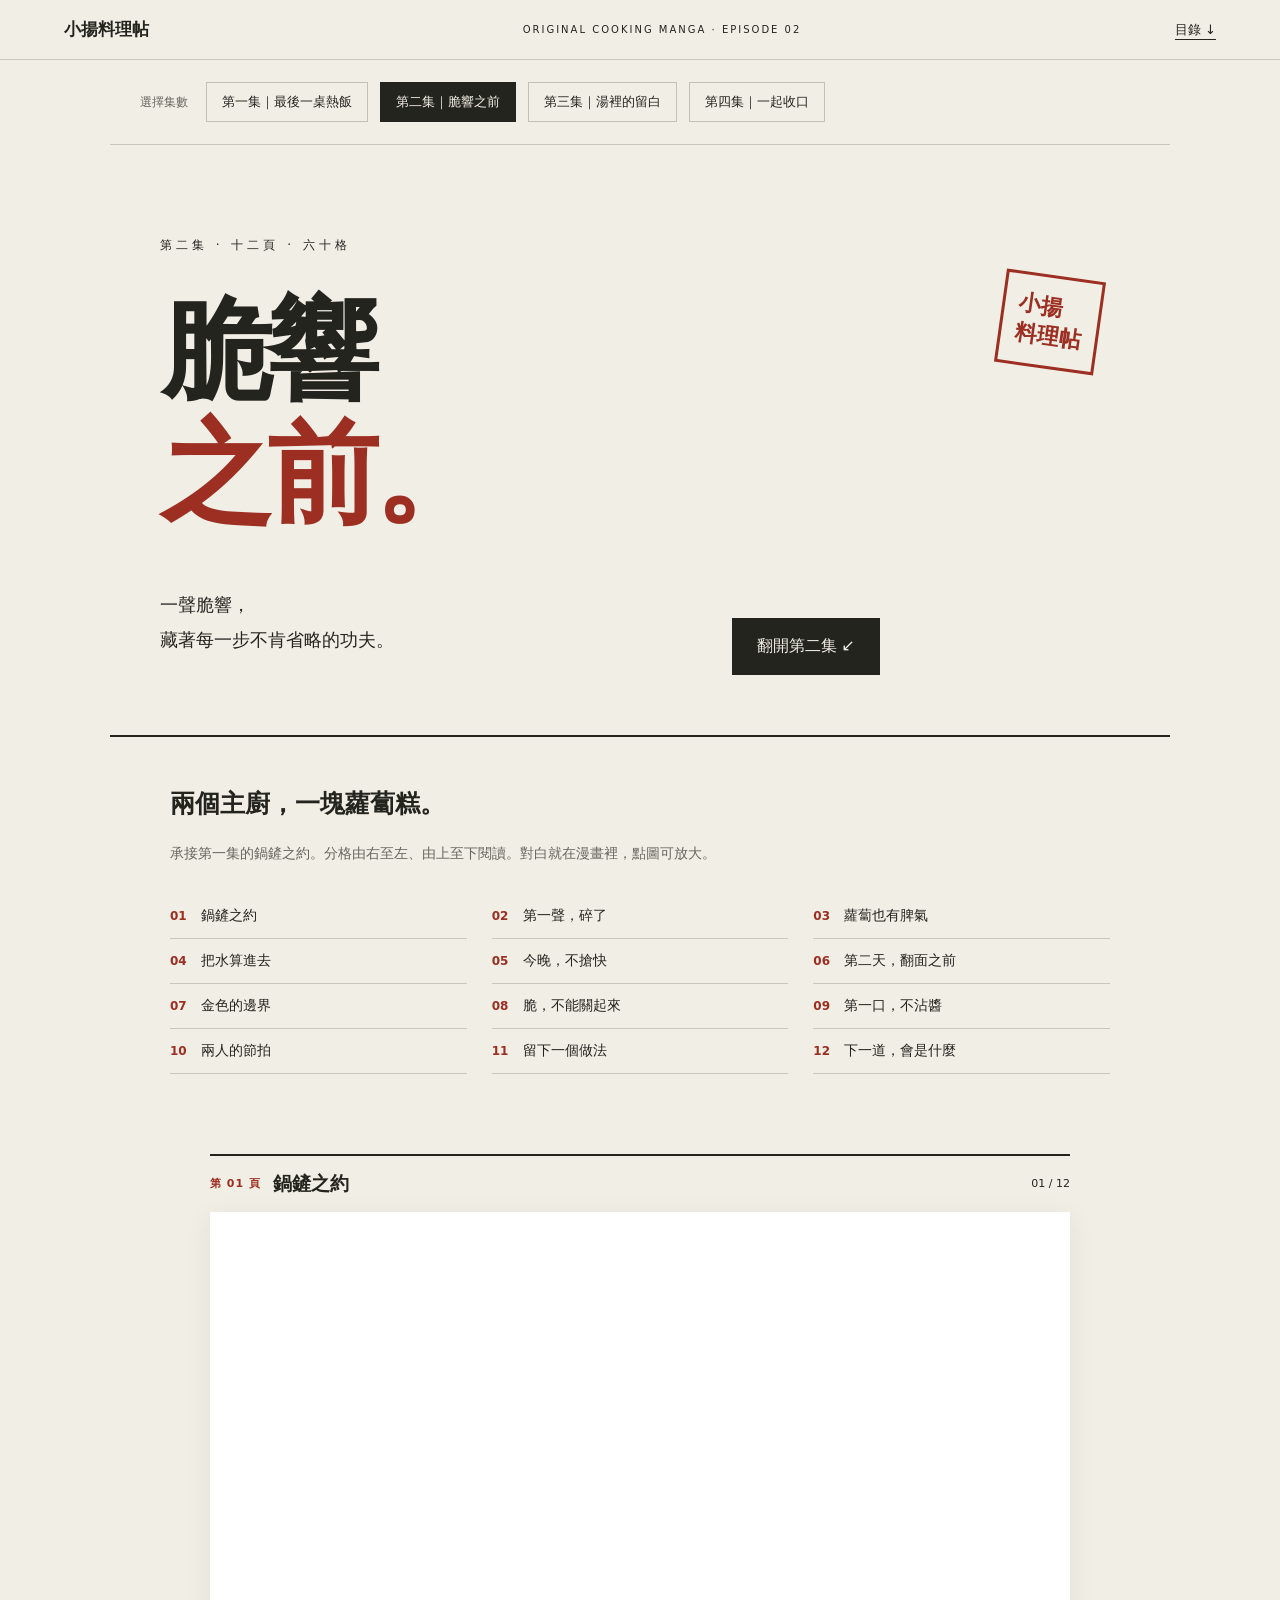
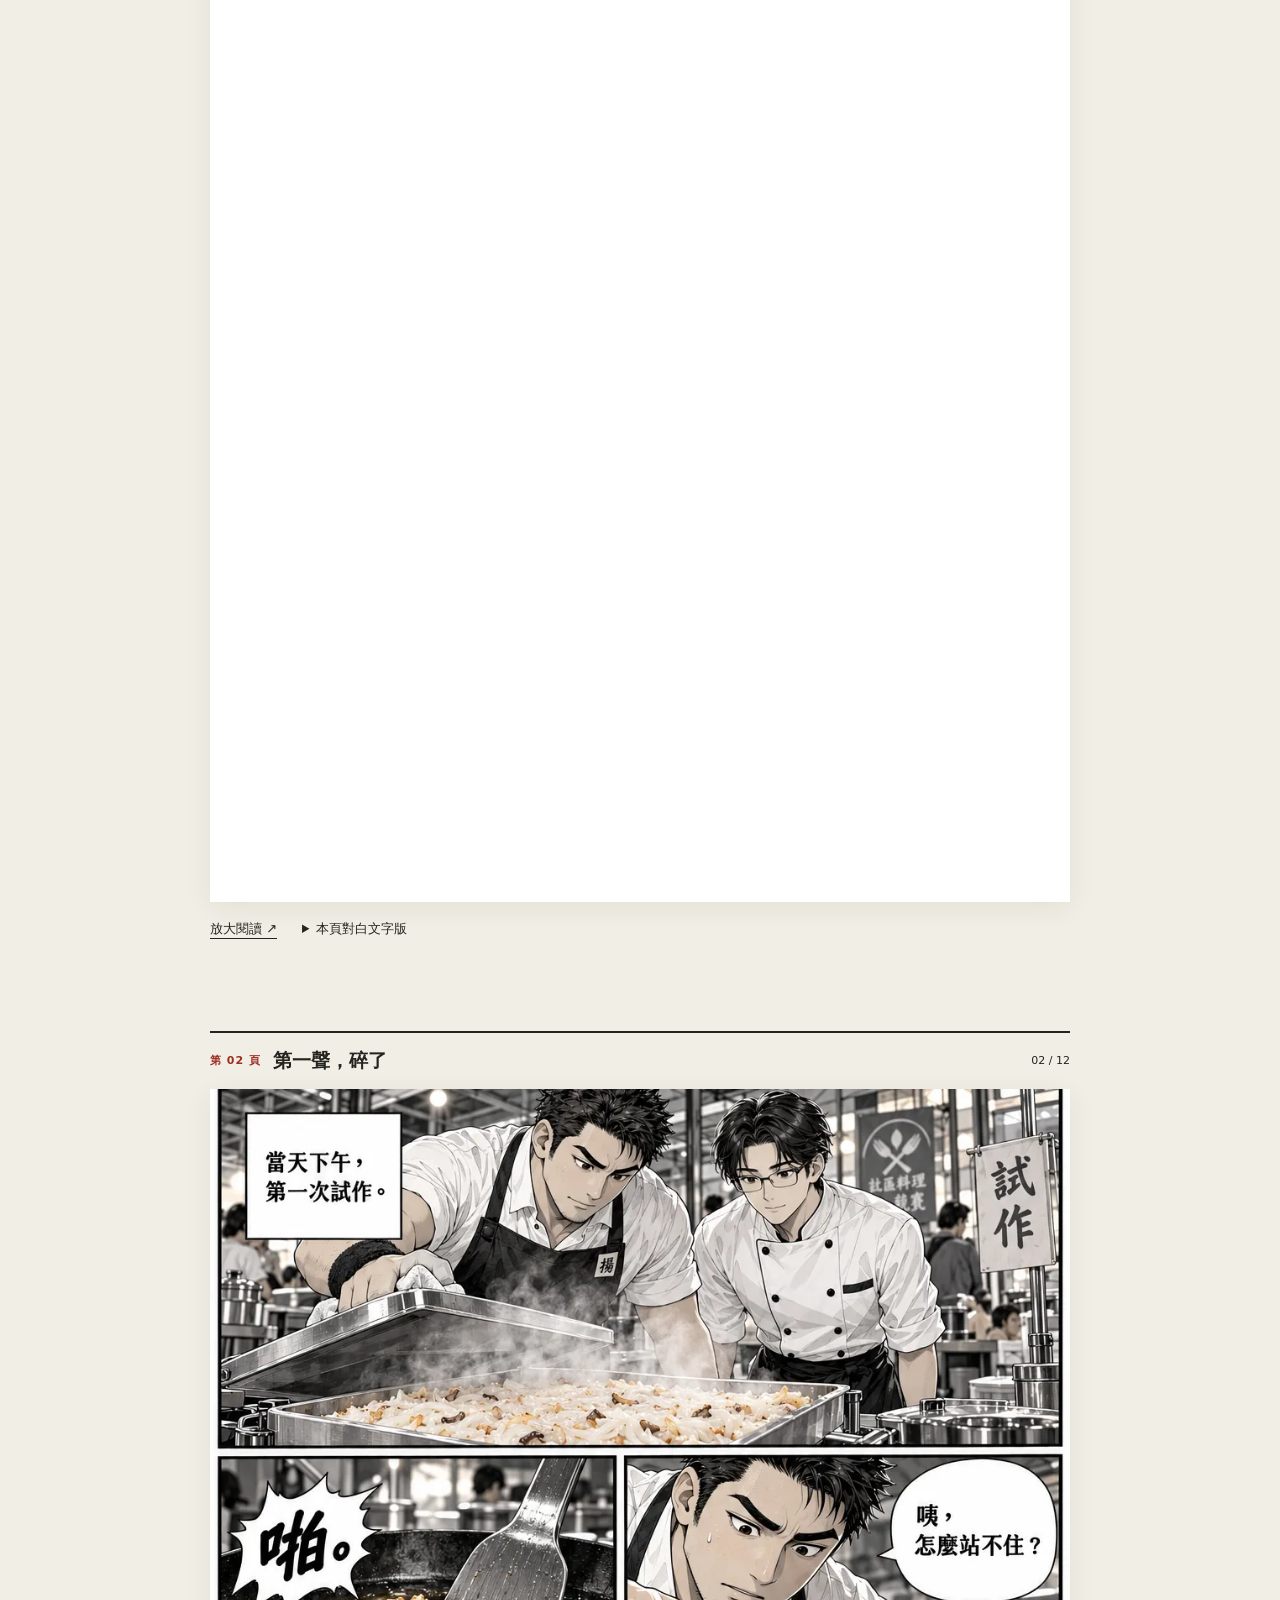
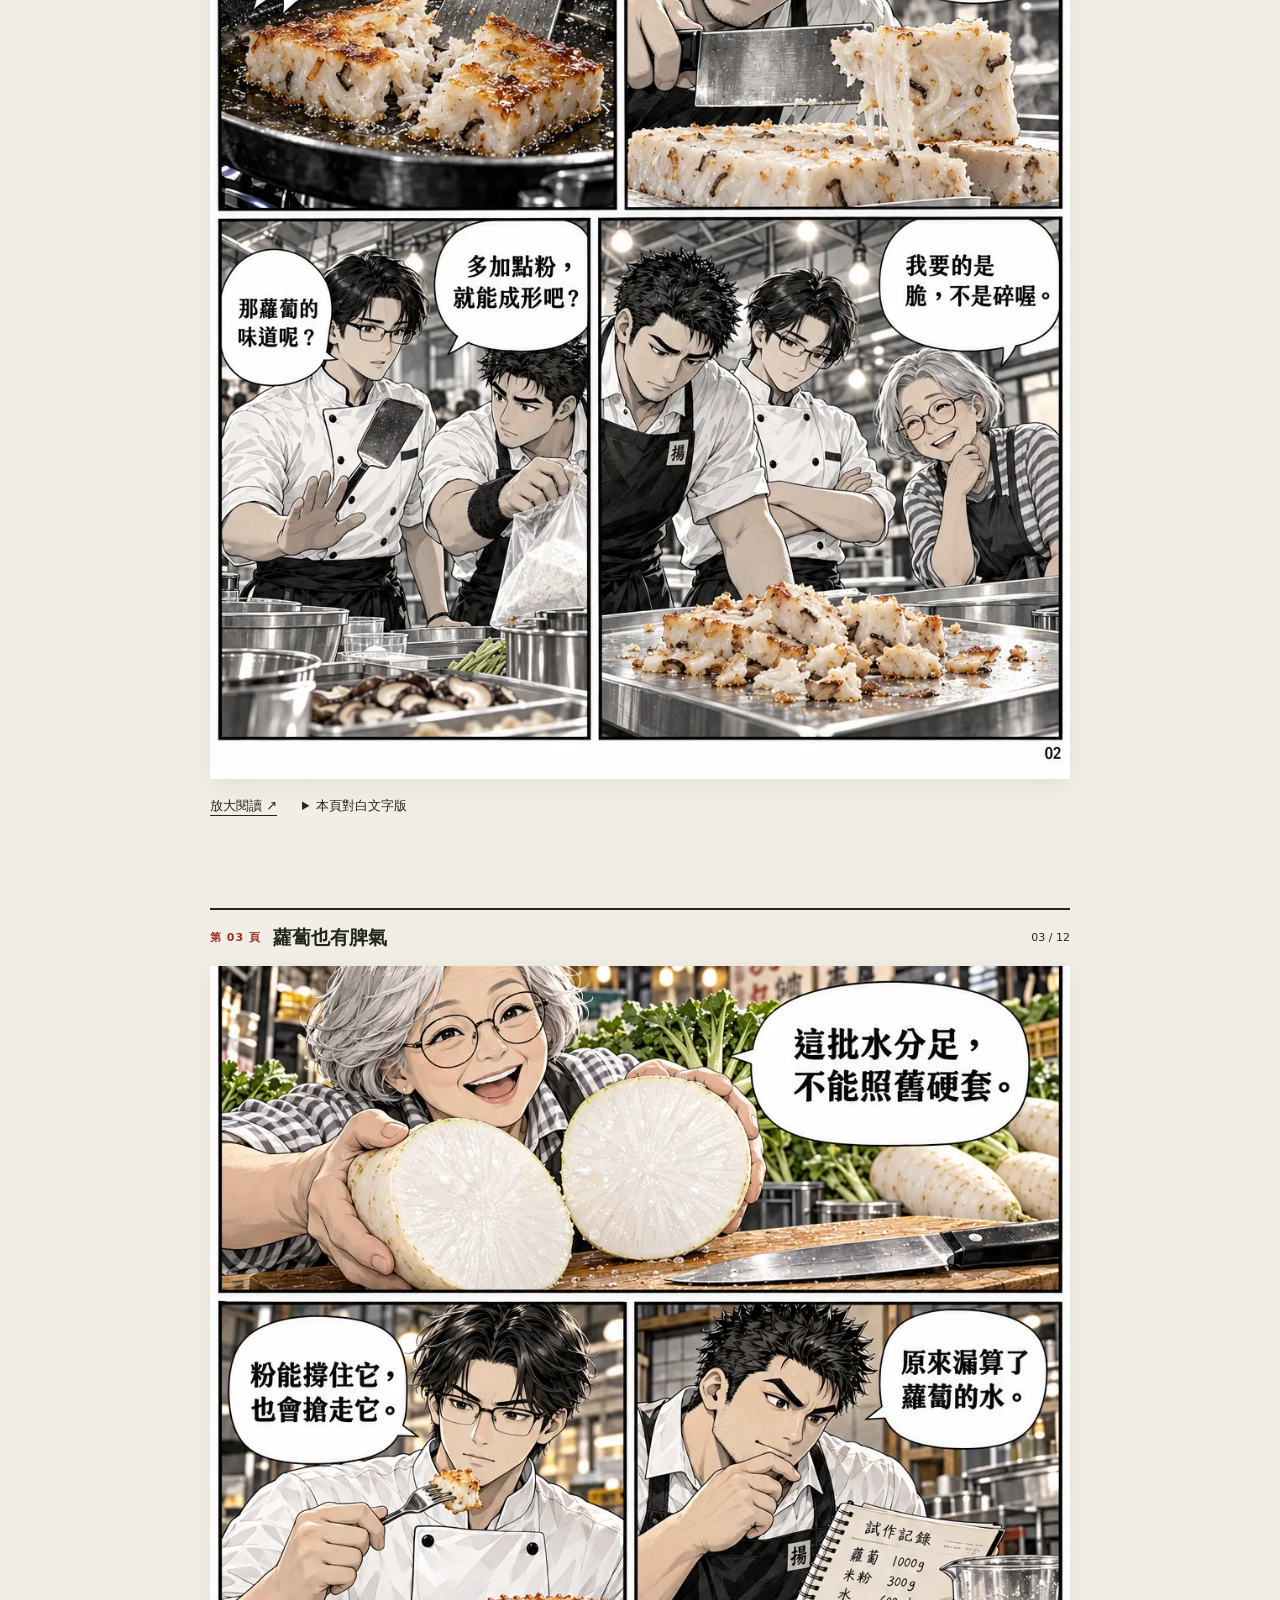
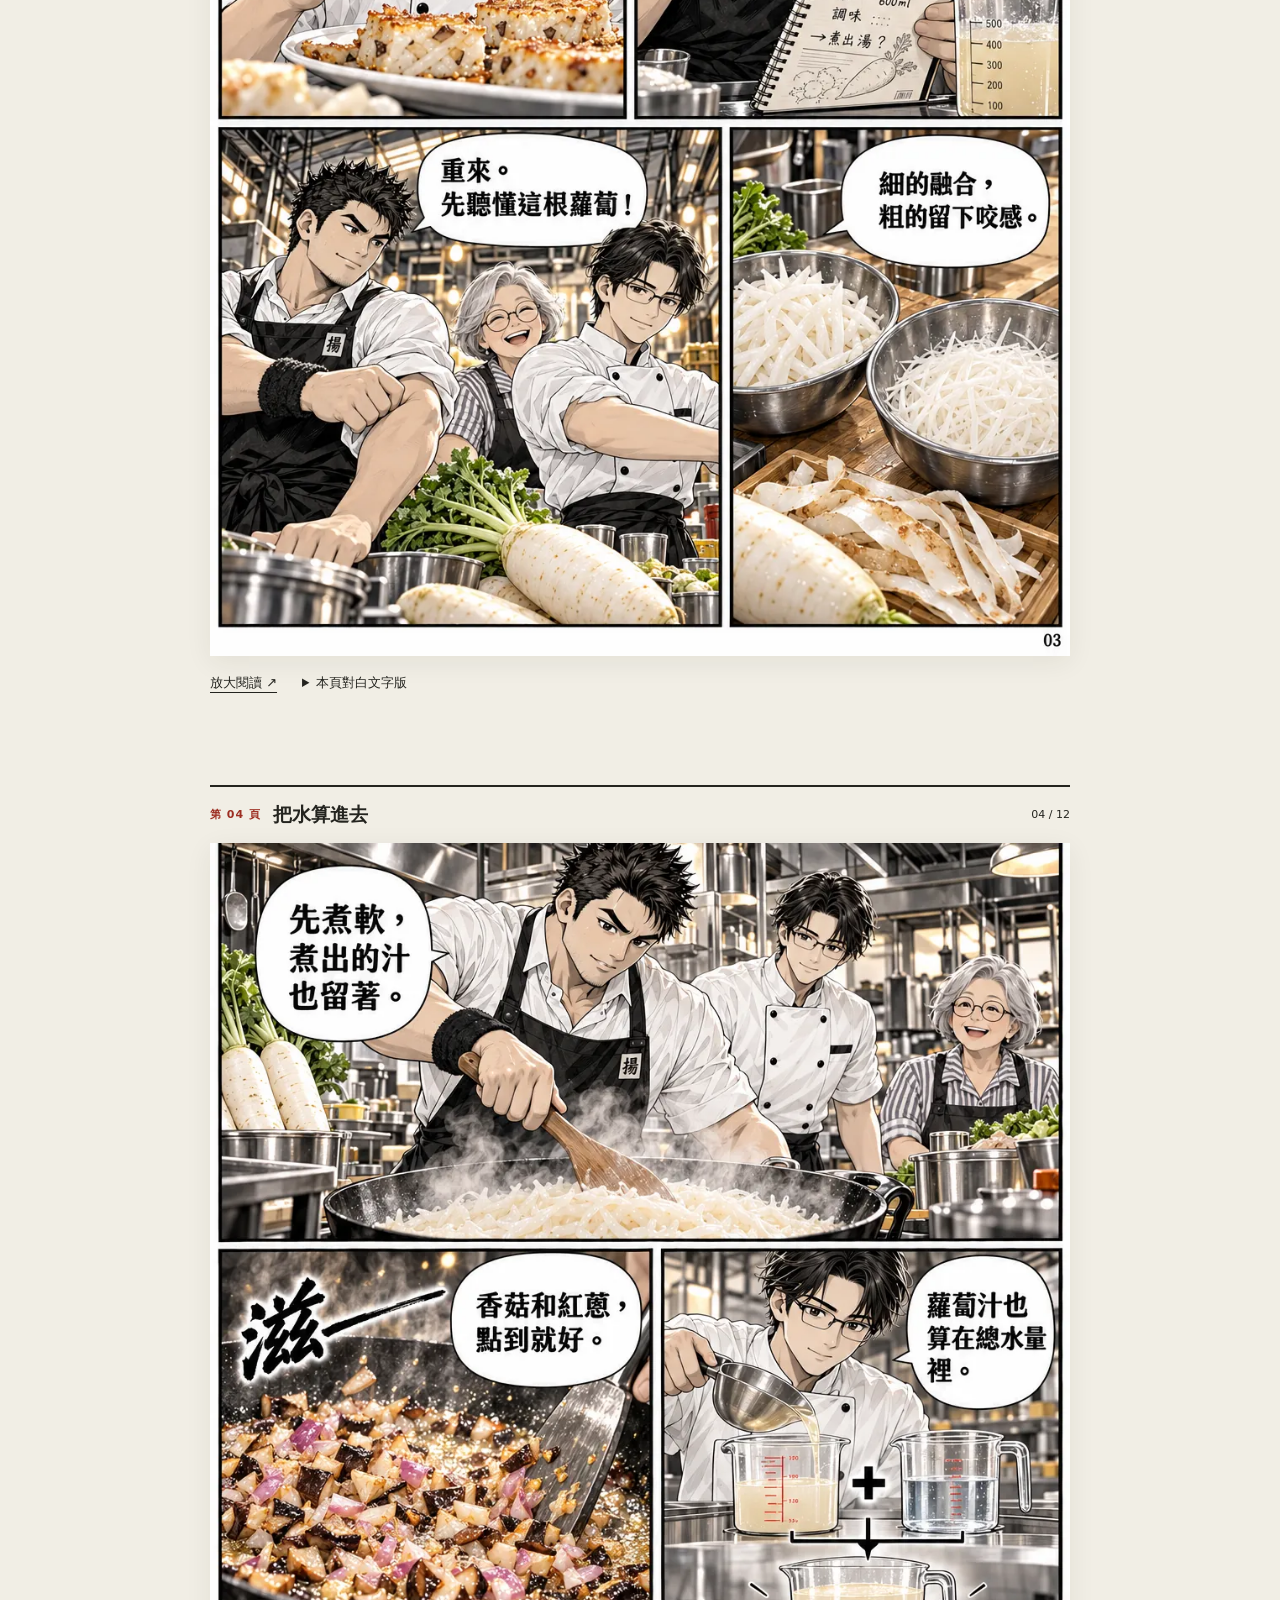
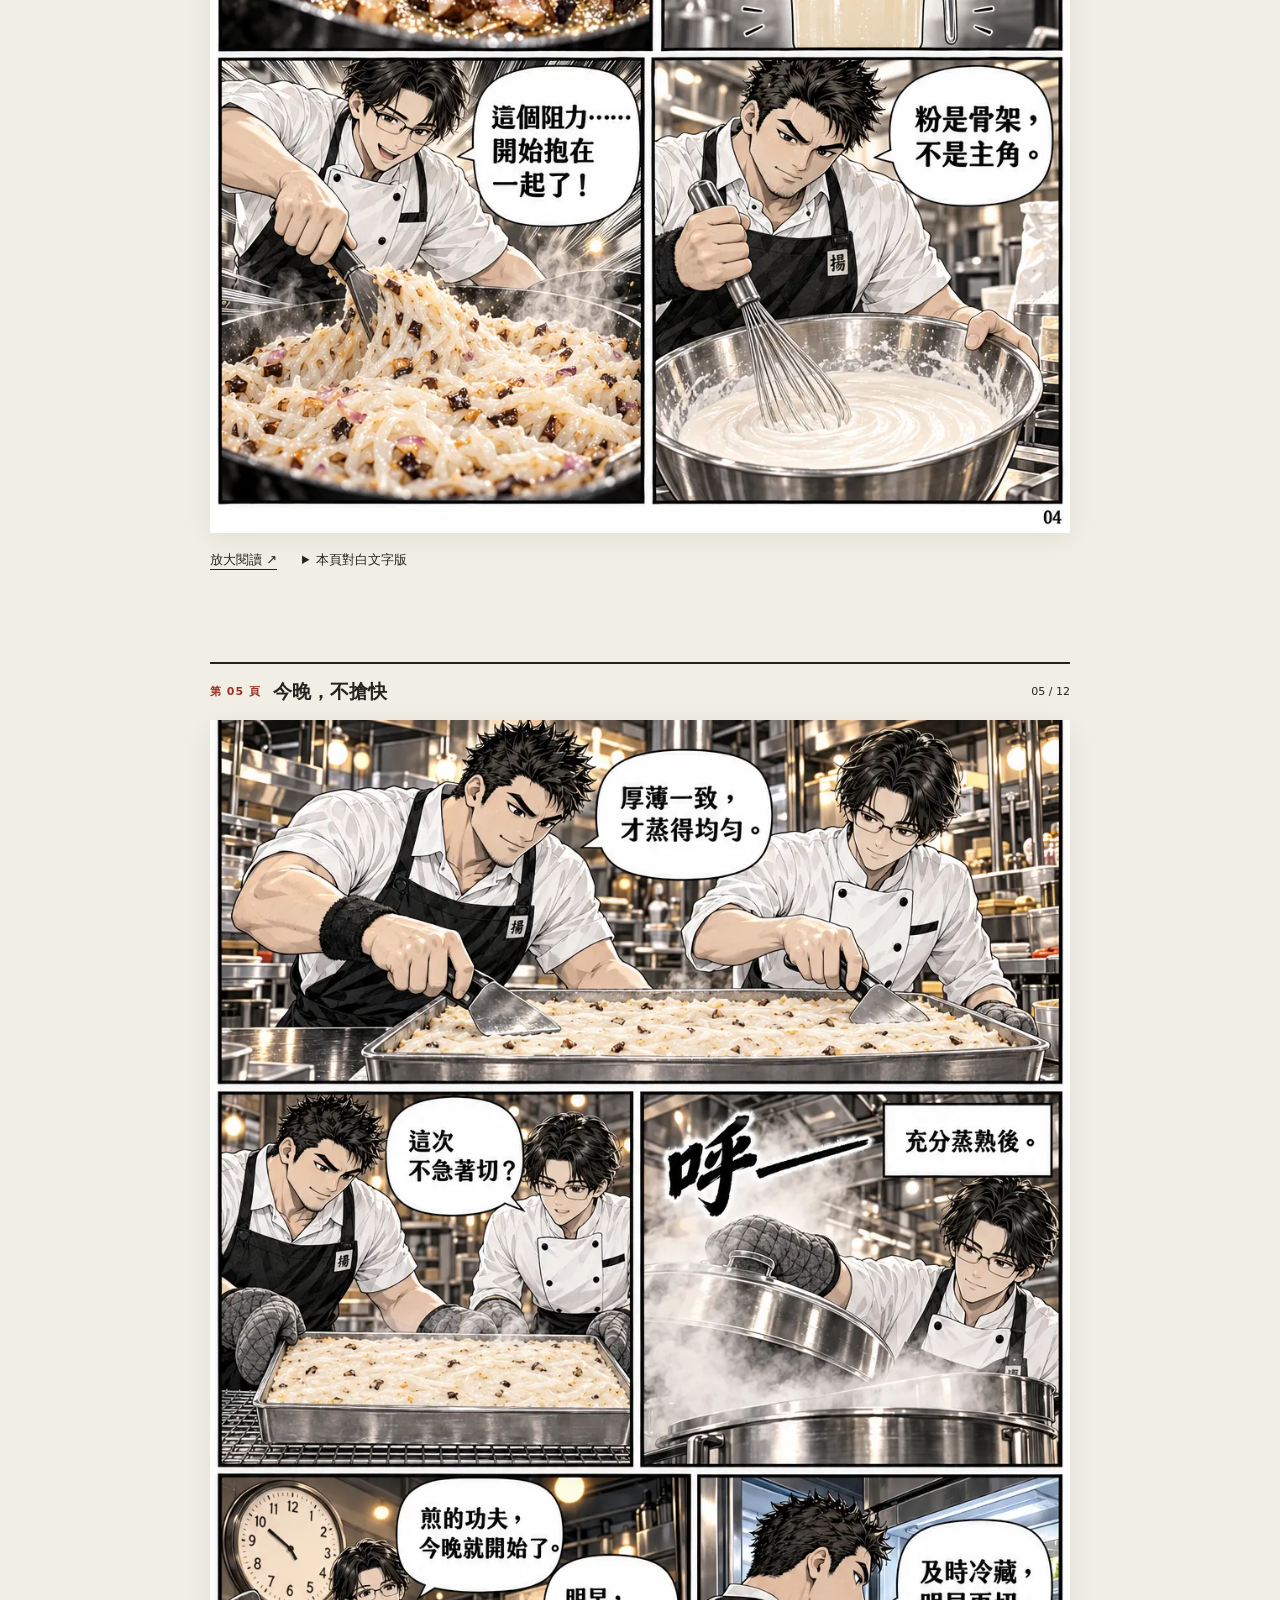
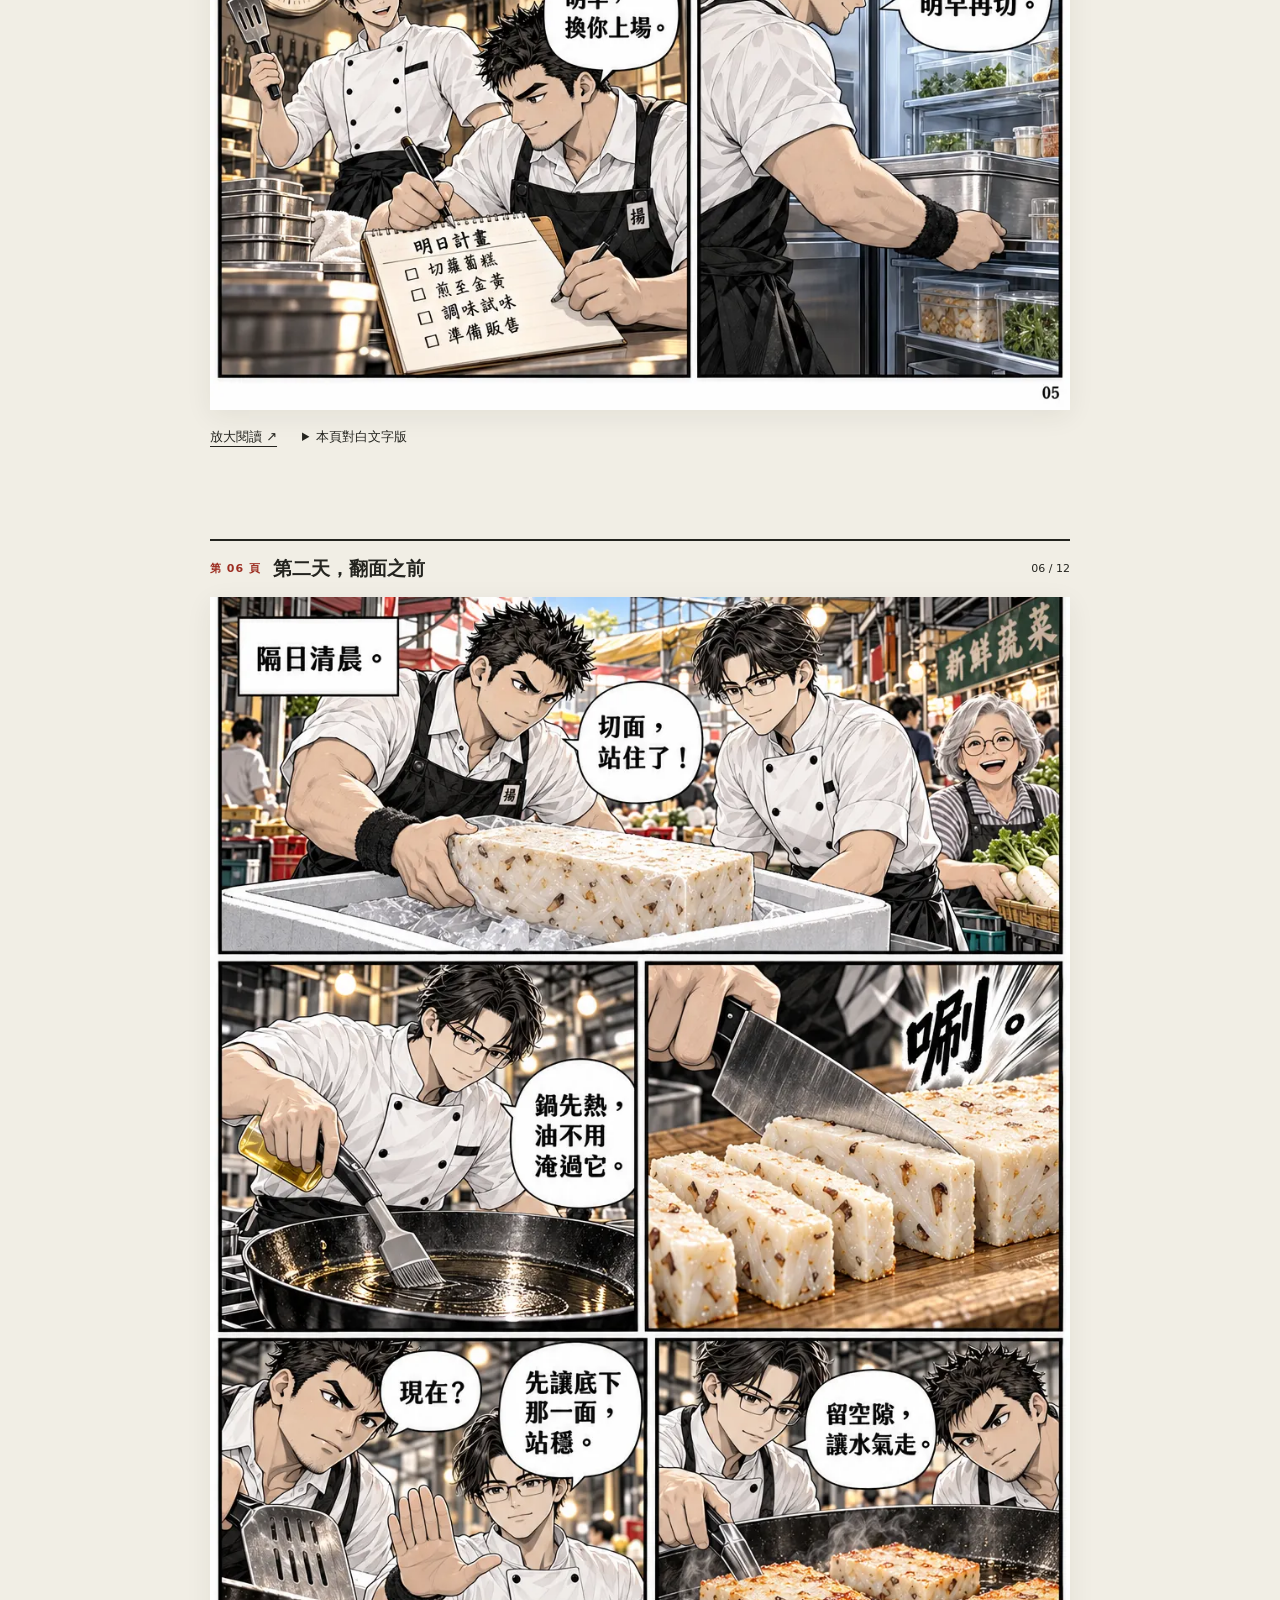
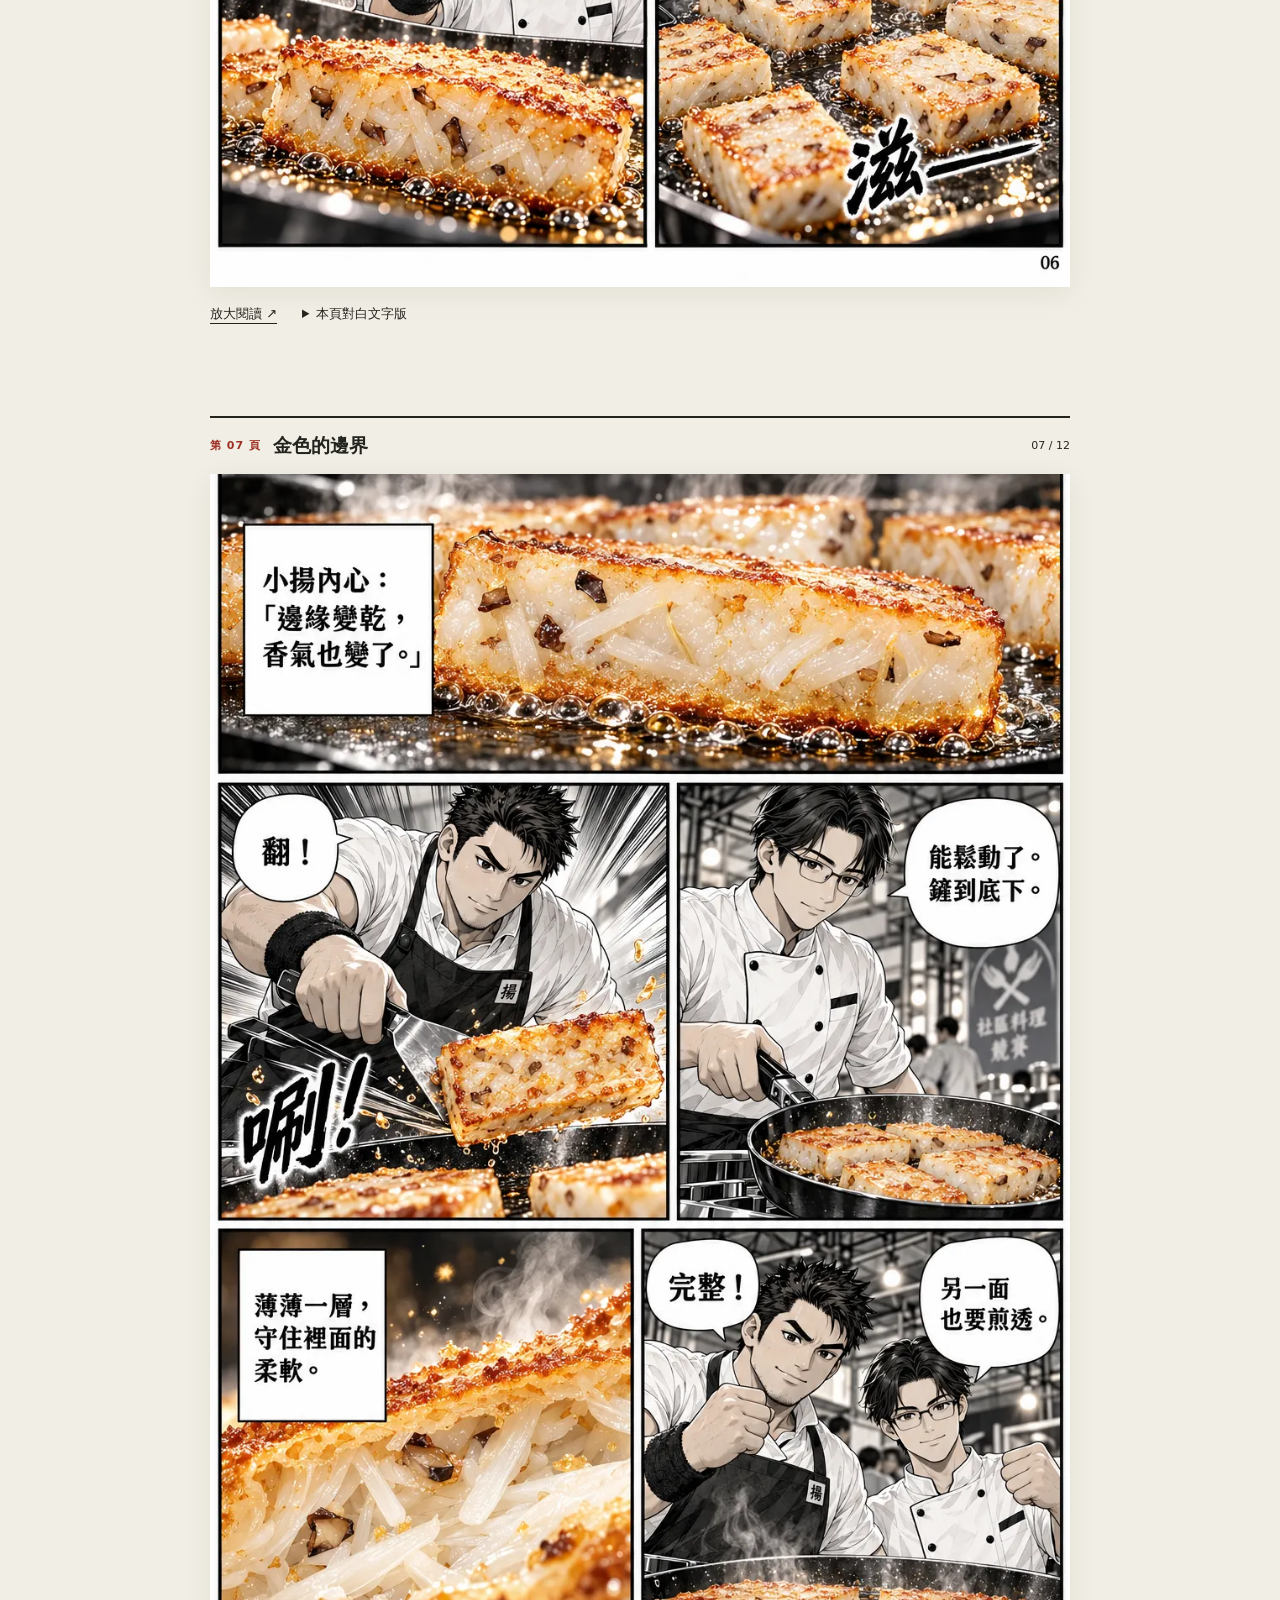
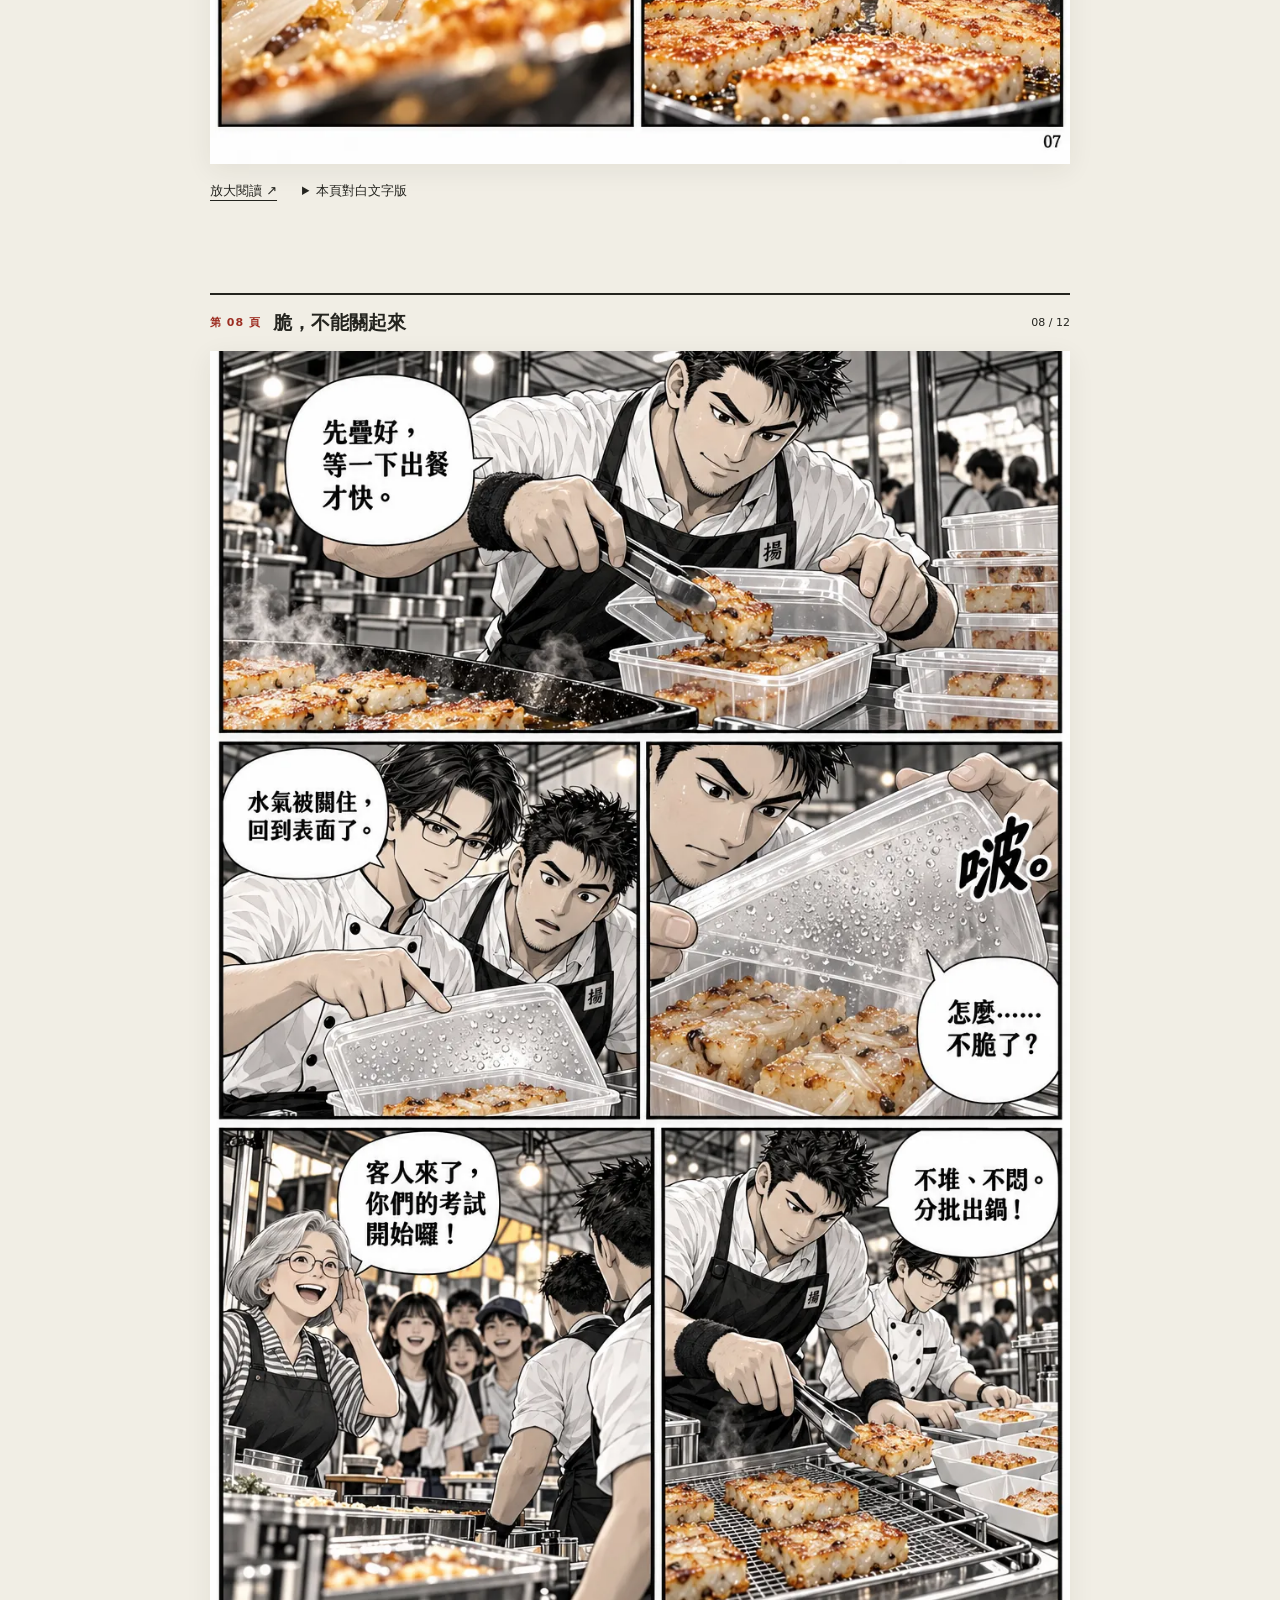
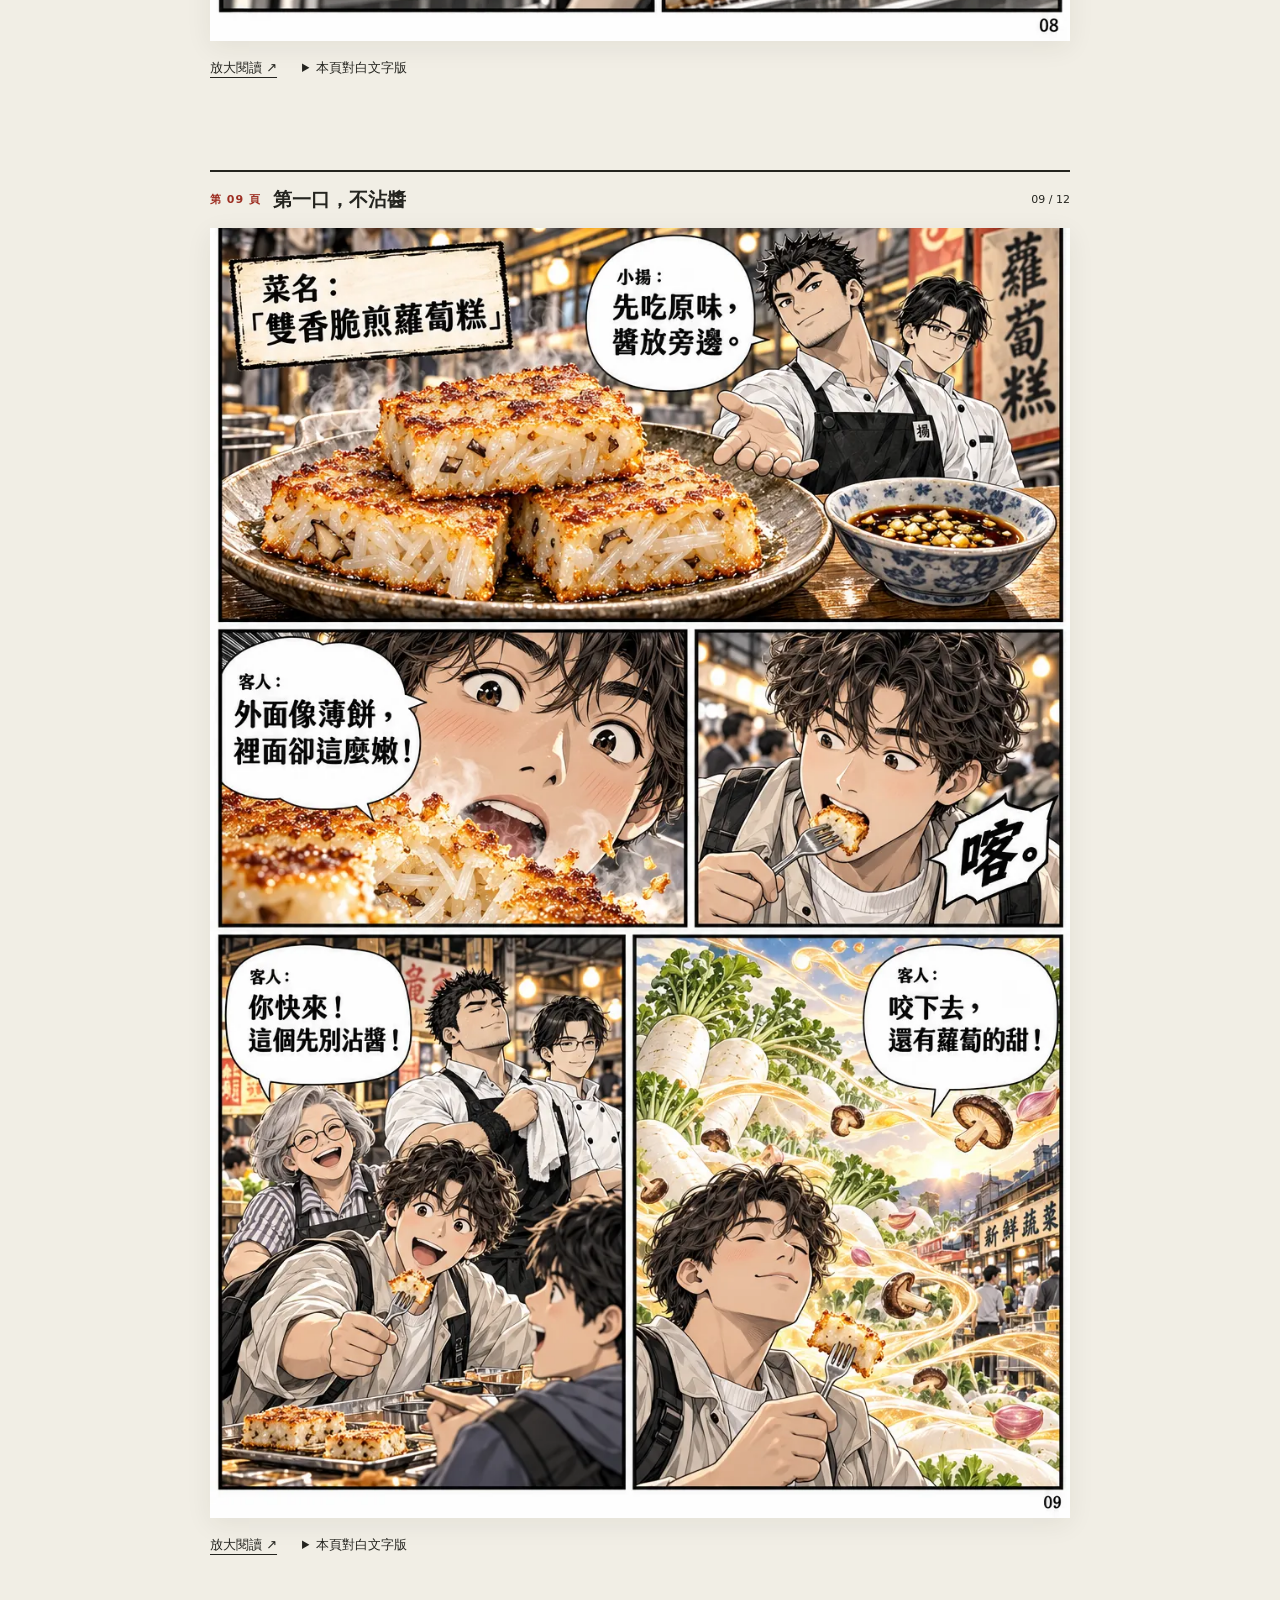
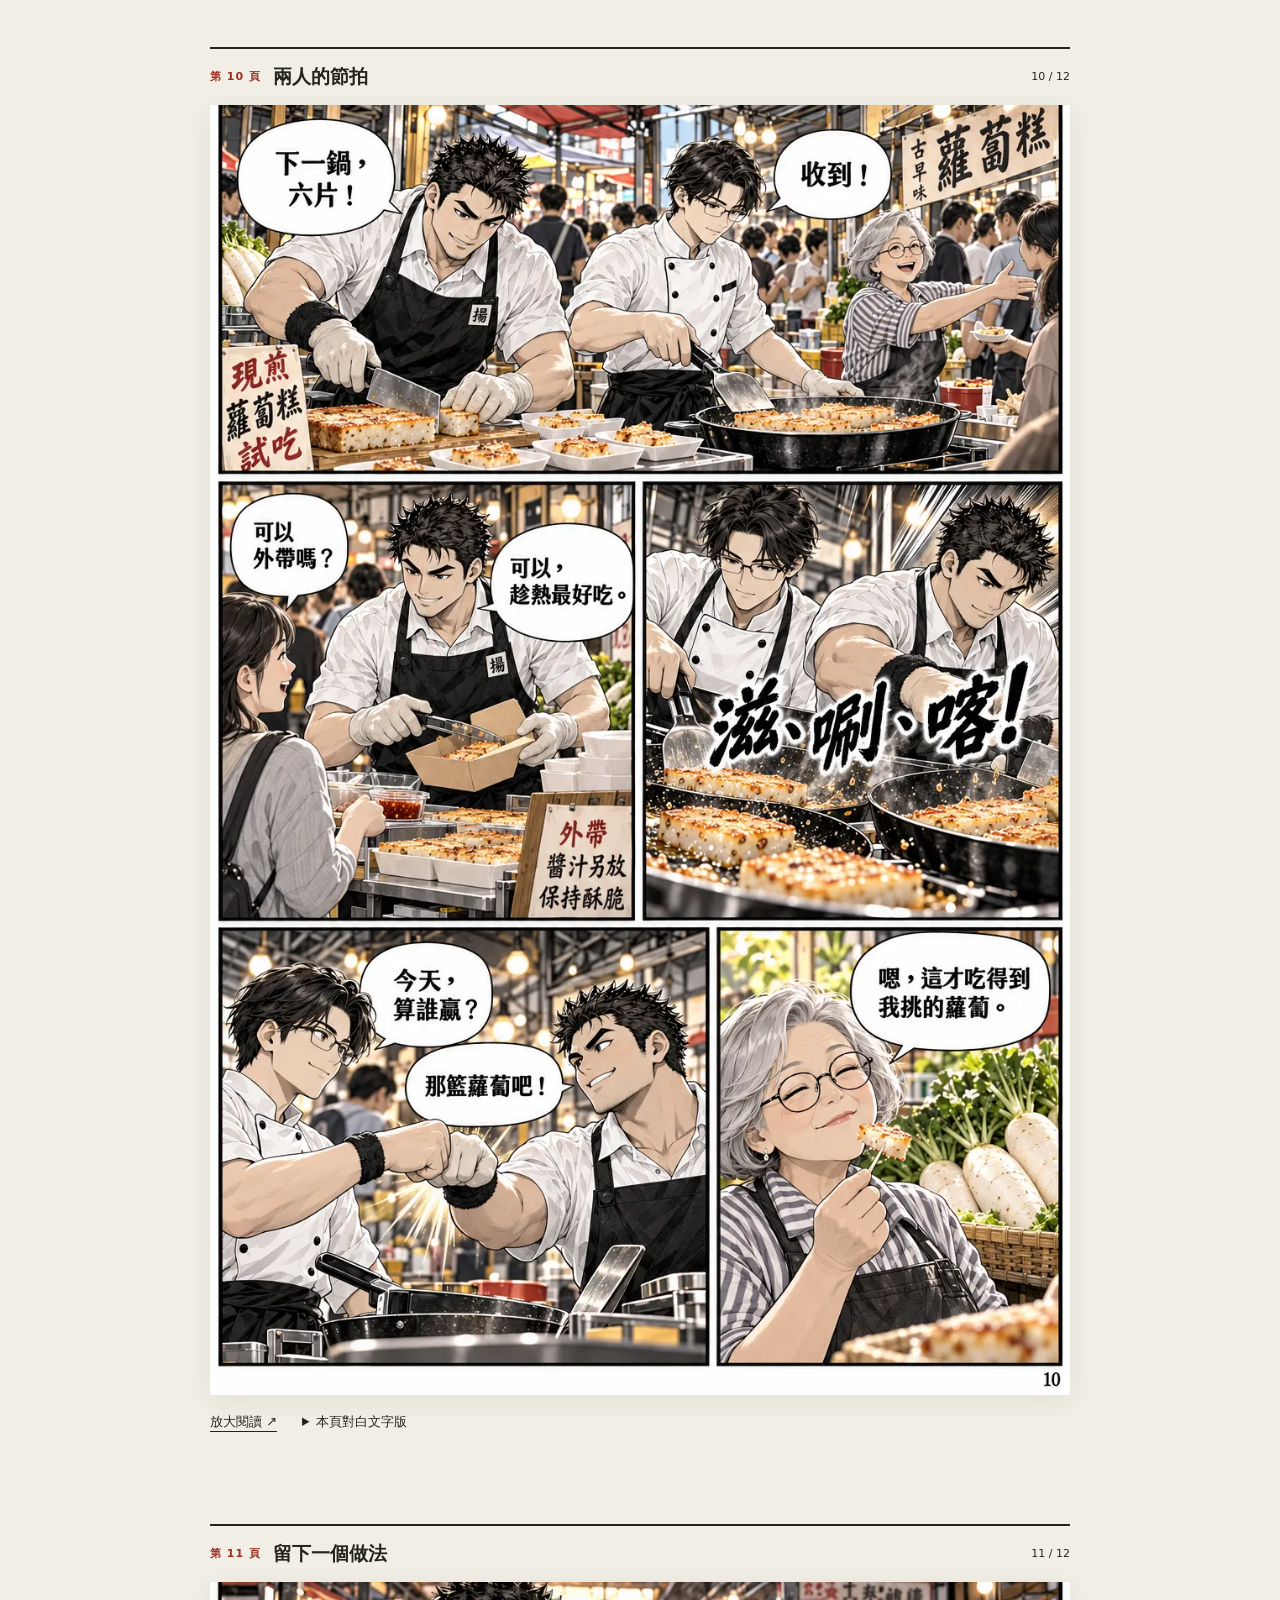
<file: episode-2/index.html>
<!doctype html><html lang="zh-Hant"><head><meta charset="utf-8"><meta name="viewport" content="width=device-width,initial-scale=1"><meta name="theme-color" content="#f1eee5"><title>小揚料理帖・第二集｜脆響之前</title><meta name="description" content="第二集十二頁、六十格原創台灣料理漫畫。小揚和阿岳到市場學做脆煎蘿蔔糕。繁體中文圖內對白與高壓縮 WebP。"><link rel="stylesheet" href="../style.css"><script src="../reader.js" defer></script></head><body><div class="topbar"><a href="../">小揚料理帖</a><span>ORIGINAL COOKING MANGA · EPISODE 02</span><a href="#contents">目錄 ↓</a></div><main id="top"><nav class="episodes" aria-label="集數選擇"><span>選擇集數</span><a href="../index.html#top">第一集｜最後一桌熱飯</a><a href="index.html#top" aria-current="page">第二集｜脆響之前</a><a href="../episode-3/">第三集｜湯裡的留白</a><a href="../episode-4/">第四集｜一起收口</a></nav><div class="cover"><p class="eyebrow">第二集 · 十二頁 · 六十格</p><h1>脆響<br><em>之前。</em></h1><div class="cover-sub"><p>一聲脆響，<br>藏著每一步不肯省略的功夫。</p><a class="start" href="#p1">翻開第二集 ↙</a></div><span class="stamp" aria-hidden="true">小揚<br>料理帖</span></div><nav id="contents" aria-label="漫畫目錄"><h2>兩個主廚，一塊蘿蔔糕。</h2><p>承接第一集的鍋鏟之約。分格由右至左、由上至下閱讀。對白就在漫畫裡，點圖可放大。</p><div class="chapters"><a href="#p1"><b>01</b> 鍋鏟之約</a><a href="#p2"><b>02</b> 第一聲，碎了</a><a href="#p3"><b>03</b> 蘿蔔也有脾氣</a><a href="#p4"><b>04</b> 把水算進去</a><a href="#p5"><b>05</b> 今晚，不搶快</a><a href="#p6"><b>06</b> 第二天，翻面之前</a><a href="#p7"><b>07</b> 金色的邊界</a><a href="#p8"><b>08</b> 脆，不能關起來</a><a href="#p9"><b>09</b> 第一口，不沾醬</a><a href="#p10"><b>10</b> 兩人的節拍</a><a href="#p11"><b>11</b> 留下一個做法</a><a href="#p12"><b>12</b> 下一道，會是什麼</a></div></nav><div class="pages"><section class="page" id="p1" aria-labelledby="h1"><header><span>第 01 頁</span><h2 id="h1">鍋鏟之約</h2><small>01 / 12</small></header><a class="art" href="assets/page-01.webp" target="_blank" rel="noopener" aria-label="放大第1頁"><img src="assets/page-01.webp" srcset="assets/page-01-800.webp 800w, assets/page-01.webp 1024w" sizes="(max-width: 820px) calc(100vw - 24px), 860px" width="1024" height="1536" loading="eager" decoding="async" alt="第二集第1頁，鍋鏟之約。五格連續漫畫，從右至左閱讀，對白位於漫畫氣泡內。"></a><div class="page-tools"><a href="assets/page-01.webp" target="_blank" rel="noopener">放大閱讀 ↗</a><details><summary>本頁對白文字版</summary><ol><li>阿岳：「說好了，今天教你煎脆皮。」</li><li>小揚：「那我帶你挑好菜。」</li><li>蘭姐：「兩位大廚，敢不敢接一題？」</li><li>蘭姐：「明早做蘿蔔糕，讓年輕人也想吃。」</li><li>小揚：「外脆、裡嫩？交給我們！」</li></ol></details></div></section><section class="page" id="p2" aria-labelledby="h2"><header><span>第 02 頁</span><h2 id="h2">第一聲，碎了</h2><small>02 / 12</small></header><a class="art" href="assets/page-02.webp" target="_blank" rel="noopener" aria-label="放大第2頁"><img src="assets/page-02.webp" srcset="assets/page-02-800.webp 800w, assets/page-02.webp 1024w" sizes="(max-width: 820px) calc(100vw - 24px), 860px" width="1024" height="1536" loading="lazy" decoding="async" alt="第二集第2頁，第一聲，碎了。五格連續漫畫，從右至左閱讀，對白位於漫畫氣泡內。"></a><div class="page-tools"><a href="assets/page-02.webp" target="_blank" rel="noopener">放大閱讀 ↗</a><details><summary>本頁對白文字版</summary><ol><li>旁白：「當天下午，第一次試作。」</li><li>小揚：「咦，怎麼站不住？」</li><li>音效：「啪。」</li><li>蘭姐：「我要的是脆，不是碎喔。」</li><li>小揚：「多加點粉，就能成形吧？」
阿岳：「那蘿蔔的味道呢？」</li></ol></details></div></section><section class="page" id="p3" aria-labelledby="h3"><header><span>第 03 頁</span><h2 id="h3">蘿蔔也有脾氣</h2><small>03 / 12</small></header><a class="art" href="assets/page-03.webp" target="_blank" rel="noopener" aria-label="放大第3頁"><img src="assets/page-03.webp" srcset="assets/page-03-800.webp 800w, assets/page-03.webp 1024w" sizes="(max-width: 820px) calc(100vw - 24px), 860px" width="1024" height="1536" loading="lazy" decoding="async" alt="第二集第3頁，蘿蔔也有脾氣。五格連續漫畫，從右至左閱讀，對白位於漫畫氣泡內。"></a><div class="page-tools"><a href="assets/page-03.webp" target="_blank" rel="noopener">放大閱讀 ↗</a><details><summary>本頁對白文字版</summary><ol><li>蘭姐：「這批水分足，不能照舊硬套。」</li><li>小揚：「原來漏算了蘿蔔的水。」</li><li>阿岳：「粉能撐住它，也會搶走它。」</li><li>小揚：「細的融合，粗的留下咬感。」</li><li>小揚：「重來。先聽懂這根蘿蔔！」</li></ol></details></div></section><section class="page" id="p4" aria-labelledby="h4"><header><span>第 04 頁</span><h2 id="h4">把水算進去</h2><small>04 / 12</small></header><a class="art" href="assets/page-04.webp" target="_blank" rel="noopener" aria-label="放大第4頁"><img src="assets/page-04.webp" srcset="assets/page-04-800.webp 800w, assets/page-04.webp 1024w" sizes="(max-width: 820px) calc(100vw - 24px), 860px" width="1024" height="1536" loading="lazy" decoding="async" alt="第二集第4頁，把水算進去。五格連續漫畫，從右至左閱讀，對白位於漫畫氣泡內。"></a><div class="page-tools"><a href="assets/page-04.webp" target="_blank" rel="noopener">放大閱讀 ↗</a><details><summary>本頁對白文字版</summary><ol><li>小揚：「先煮軟，煮出的汁也留著。」</li><li>阿岳：「蘿蔔汁也算在總水量裡。」</li><li>音效：「滋——」
小揚：「香菇和紅蔥，點到就好。」</li><li>小揚：「粉是骨架，不是主角。」</li><li>阿岳：「這個阻力……開始抱在一起了！」</li></ol></details></div></section><section class="page" id="p5" aria-labelledby="h5"><header><span>第 05 頁</span><h2 id="h5">今晚，不搶快</h2><small>05 / 12</small></header><a class="art" href="assets/page-05.webp" target="_blank" rel="noopener" aria-label="放大第5頁"><img src="assets/page-05.webp" srcset="assets/page-05-800.webp 800w, assets/page-05.webp 1024w" sizes="(max-width: 820px) calc(100vw - 24px), 860px" width="1024" height="1536" loading="lazy" decoding="async" alt="第二集第5頁，今晚，不搶快。五格連續漫畫，從右至左閱讀，對白位於漫畫氣泡內。"></a><div class="page-tools"><a href="assets/page-05.webp" target="_blank" rel="noopener">放大閱讀 ↗</a><details><summary>本頁對白文字版</summary><ol><li>小揚：「厚薄一致，才蒸得均勻。」</li><li>音效：「呼——」
旁白：「充分蒸熟後。」</li><li>阿岳：「這次不急著切？」</li><li>小揚：「及時冷藏，明早再切。」</li><li>阿岳：「煎的功夫，今晚就開始了。」
小揚：「明早，換你上場。」</li></ol></details></div></section><section class="page" id="p6" aria-labelledby="h6"><header><span>第 06 頁</span><h2 id="h6">第二天，翻面之前</h2><small>06 / 12</small></header><a class="art" href="assets/page-06.webp" target="_blank" rel="noopener" aria-label="放大第6頁"><img src="assets/page-06.webp" srcset="assets/page-06.webp 1024w" sizes="(max-width: 820px) calc(100vw - 24px), 860px" width="1024" height="1536" loading="lazy" decoding="async" alt="第二集第6頁，第二天，翻面之前。五格連續漫畫，從右至左閱讀，對白位於漫畫氣泡內。"></a><div class="page-tools"><a href="assets/page-06.webp" target="_blank" rel="noopener">放大閱讀 ↗</a><details><summary>本頁對白文字版</summary><ol><li>旁白：「隔日清晨。」
小揚：「切面，站住了！」</li><li>音效：「唰。」</li><li>阿岳：「鍋先熱，油不用淹過它。」</li><li>阿岳：「留空隙，讓水氣走。」
音效：「滋——」</li><li>小揚：「現在？」
阿岳：「先讓底下那一面，站穩。」</li></ol></details></div></section><section class="page" id="p7" aria-labelledby="h7"><header><span>第 07 頁</span><h2 id="h7">金色的邊界</h2><small>07 / 12</small></header><a class="art" href="assets/page-07.webp" target="_blank" rel="noopener" aria-label="放大第7頁"><img src="assets/page-07.webp" srcset="assets/page-07-800.webp 800w, assets/page-07.webp 1024w" sizes="(max-width: 820px) calc(100vw - 24px), 860px" width="1024" height="1536" loading="lazy" decoding="async" alt="第二集第7頁，金色的邊界。五格連續漫畫，從右至左閱讀，對白位於漫畫氣泡內。"></a><div class="page-tools"><a href="assets/page-07.webp" target="_blank" rel="noopener">放大閱讀 ↗</a><details><summary>本頁對白文字版</summary><ol><li>小揚內心：「邊緣變乾，香氣也變了。」</li><li>阿岳：「能鬆動了。鏟到底下。」</li><li>小揚：「翻！」
音效：「唰！」</li><li>小揚：「完整！」
阿岳：「另一面也要煎透。」</li><li>旁白：「薄薄一層，守住裡面的柔軟。」</li></ol></details></div></section><section class="page" id="p8" aria-labelledby="h8"><header><span>第 08 頁</span><h2 id="h8">脆，不能關起來</h2><small>08 / 12</small></header><a class="art" href="assets/page-08.webp" target="_blank" rel="noopener" aria-label="放大第8頁"><img src="assets/page-08.webp" srcset="assets/page-08-800.webp 800w, assets/page-08.webp 1024w" sizes="(max-width: 820px) calc(100vw - 24px), 860px" width="1024" height="1536" loading="lazy" decoding="async" alt="第二集第8頁，脆，不能關起來。五格連續漫畫，從右至左閱讀，對白位於漫畫氣泡內。"></a><div class="page-tools"><a href="assets/page-08.webp" target="_blank" rel="noopener">放大閱讀 ↗</a><details><summary>本頁對白文字版</summary><ol><li>小揚：「先疊好，等一下出餐才快。」</li><li>音效：「啵。」
小揚：「怎麼……不脆了？」</li><li>阿岳：「水氣被關住，回到表面了。」</li><li>小揚：「不堆、不悶。分批出鍋！」</li><li>蘭姐：「客人來了，你們的考試開始囉！」</li></ol></details></div></section><section class="page" id="p9" aria-labelledby="h9"><header><span>第 09 頁</span><h2 id="h9">第一口，不沾醬</h2><small>09 / 12</small></header><a class="art" href="assets/page-09.webp" target="_blank" rel="noopener" aria-label="放大第9頁"><img src="assets/page-09.webp" srcset="assets/page-09-800.webp 800w, assets/page-09.webp 1024w" sizes="(max-width: 820px) calc(100vw - 24px), 860px" width="1024" height="1536" loading="lazy" decoding="async" alt="第二集第9頁，第一口，不沾醬。五格連續漫畫，從右至左閱讀，對白位於漫畫氣泡內。"></a><div class="page-tools"><a href="assets/page-09.webp" target="_blank" rel="noopener">放大閱讀 ↗</a><details><summary>本頁對白文字版</summary><ol><li>菜名：「雙香脆煎蘿蔔糕」
小揚：「先吃原味，醬放旁邊。」</li><li>音效：「喀。」</li><li>客人：「外面像薄餅，裡面卻這麼嫩！」</li><li>客人：「咬下去，還有蘿蔔的甜！」</li><li>客人：「你快來！這個先別沾醬！」</li></ol></details></div></section><section class="page" id="p10" aria-labelledby="h10"><header><span>第 10 頁</span><h2 id="h10">兩人的節拍</h2><small>10 / 12</small></header><a class="art" href="assets/page-10.webp" target="_blank" rel="noopener" aria-label="放大第10頁"><img src="assets/page-10.webp" srcset="assets/page-10-800.webp 800w, assets/page-10.webp 1024w" sizes="(max-width: 820px) calc(100vw - 24px), 860px" width="1024" height="1536" loading="lazy" decoding="async" alt="第二集第10頁，兩人的節拍。五格連續漫畫，從右至左閱讀，對白位於漫畫氣泡內。"></a><div class="page-tools"><a href="assets/page-10.webp" target="_blank" rel="noopener">放大閱讀 ↗</a><details><summary>本頁對白文字版</summary><ol><li>小揚：「下一鍋，六片！」
阿岳：「收到！」</li><li>音效：「滋、唰、喀！」</li><li>客人：「可以外帶嗎？」
小揚：「可以，趁熱最好吃。」</li><li>蘭姐：「嗯，這才吃得到我挑的蘿蔔。」</li><li>阿岳：「今天，算誰贏？」
小揚：「那籃蘿蔔吧！」</li></ol></details></div></section><section class="page" id="p11" aria-labelledby="h11"><header><span>第 11 頁</span><h2 id="h11">留下一個做法</h2><small>11 / 12</small></header><a class="art" href="assets/page-11.webp" target="_blank" rel="noopener" aria-label="放大第11頁"><img src="assets/page-11.webp" srcset="assets/page-11-800.webp 800w, assets/page-11.webp 1024w" sizes="(max-width: 820px) calc(100vw - 24px), 860px" width="1024" height="1536" loading="lazy" decoding="async" alt="第二集第11頁，留下一個做法。五格連續漫畫，從右至左閱讀，對白位於漫畫氣泡內。"></a><div class="page-tools"><a href="assets/page-11.webp" target="_blank" rel="noopener">放大閱讀 ↗</a><details><summary>本頁對白文字版</summary><ol><li>阿岳：「你還沒吃到完整的一片吧？」</li><li>音效：「喀！」
小揚：「這聲音，值得重來兩次。」</li><li>蘭姐：「把做法留下，市場才留得住這口香。」</li><li>阿岳：「只寫火候不夠。」
小揚：「也寫下為什麼。」</li><li>小揚：「下次換了蘿蔔，我們還能再調。」</li></ol></details></div></section><section class="page" id="p12" aria-labelledby="h12"><header><span>第 12 頁</span><h2 id="h12">下一道，會是什麼</h2><small>12 / 12</small></header><a class="art" href="assets/page-12.webp" target="_blank" rel="noopener" aria-label="放大第12頁"><img src="assets/page-12.webp" srcset="assets/page-12-800.webp 800w, assets/page-12.webp 1024w" sizes="(max-width: 820px) calc(100vw - 24px), 860px" width="1024" height="1536" loading="lazy" decoding="async" alt="第二集第12頁，下一道，會是什麼。五格連續漫畫，從右至左閱讀，對白位於漫畫氣泡內。"></a><div class="page-tools"><a href="assets/page-12.webp" target="_blank" rel="noopener">放大閱讀 ↗</a><details><summary>本頁對白文字版</summary><ol><li>阿岳：「今天學到的，不只煎脆皮。」</li><li>小揚：「下一頁，一起寫？」
阿岳：「當然。」</li><li>訊息：「小揚，這碗湯的味道，你找得回來嗎？」</li><li>阿岳：「又有題目了？」
小揚：「這回，可能更難。」</li><li>旁白：「脆響之前，是每一步不肯省略的功夫。」
落款：「小揚料理帖・第二集｜脆響之前｜完」</li></ol></details></div></section></div><div class="end"><span>第二集・完</span><p>脆響之前，<br>是每一步不肯省略的功夫。</p><a href="#top">再讀一次 ↑</a> · <a href="../">回看第一集 ↗</a></div><section class="about"><h2>關於這一集</h2><p>這是現代台灣市場背景的原創料理漫畫。人物、事件與菜色均屬虛構，並非真人經歷或現售商品介紹。畫面由 AI 生成，採墨線、網點與暖色料理場景；人物、器物和文字細節可能有藝術化差異。</p><p>本篇是料理故事，不是完整食譜；圖中示意數量不作配方。實作請另參照可靠食譜與食品保存指引。圖片採高壓縮 WebP，附手機版本及逐頁放大。本站不使用外部字型、廣告或追蹤器。</p><div><a href="storyboard.md">第二集分鏡 Markdown ↗</a> · <a href="https://github.com/zuestrd20/xiaoyang-cooking-manga">GitHub ↗</a></div></section></main><nav class="dock" aria-label="翻頁控制" hidden><button id="prev" aria-label="上一頁">←</button><span id="position">01 / 12</span><button id="next" aria-label="下一頁">→</button><a href="#contents" aria-label="回目錄">目錄</a></nav></body></html>
</file>
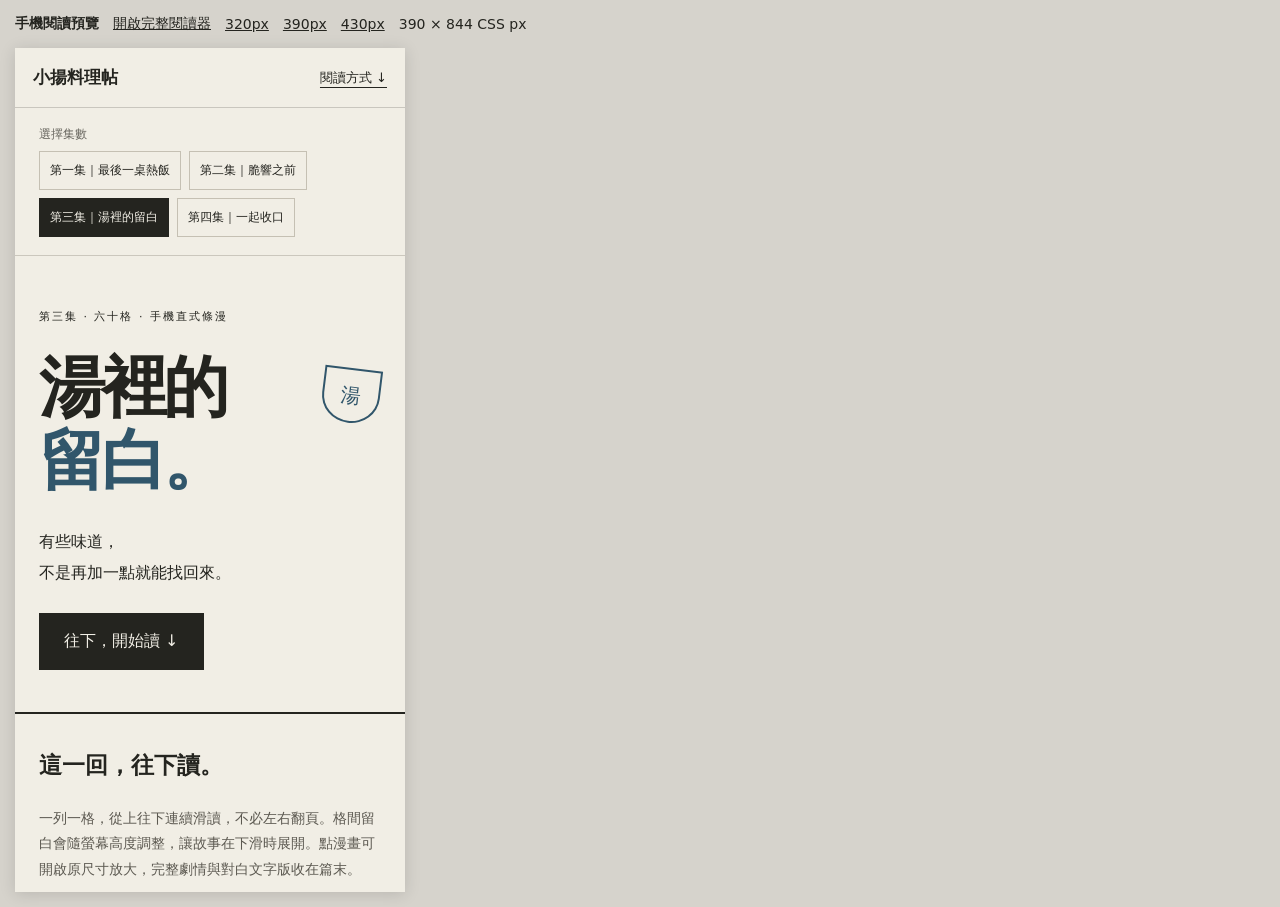
<file: episode-3/preview.html>
<!doctype html><html lang="zh-Hant"><head><meta charset="utf-8"><meta name="viewport" content="width=device-width,initial-scale=1"><meta name="robots" content="noindex,nofollow"><title>小揚料理帖 · 手機閱讀預覽</title><style>*{box-sizing:border-box}body{margin:0;background:#d6d3cc;color:#24241f;font:14px system-ui,sans-serif}header{padding:15px;display:flex;gap:14px;align-items:center;flex-wrap:wrap}a{color:inherit}iframe{display:block;margin:0 15px 15px;border:0;background:#f1eee5;box-shadow:0 2px 15px #0002}</style></head><body><header><strong>手機閱讀預覽</strong><a href="./">開啟完整閱讀器</a><a href="?width=320">320px</a><a href="?width=390">390px</a><a href="?width=430">430px</a><span id="dimensions"></span></header><iframe title="手機尺寸漫畫閱讀器" width="390" height="844" src="./"></iframe><script>const params=new URLSearchParams(location.search),width=Number(params.get('width'));const w=[320,390,430].includes(width)?width:390;document.querySelector('iframe').width=w;document.querySelector('#dimensions').textContent=w+' × 844 CSS px';</script></body></html>
</file>
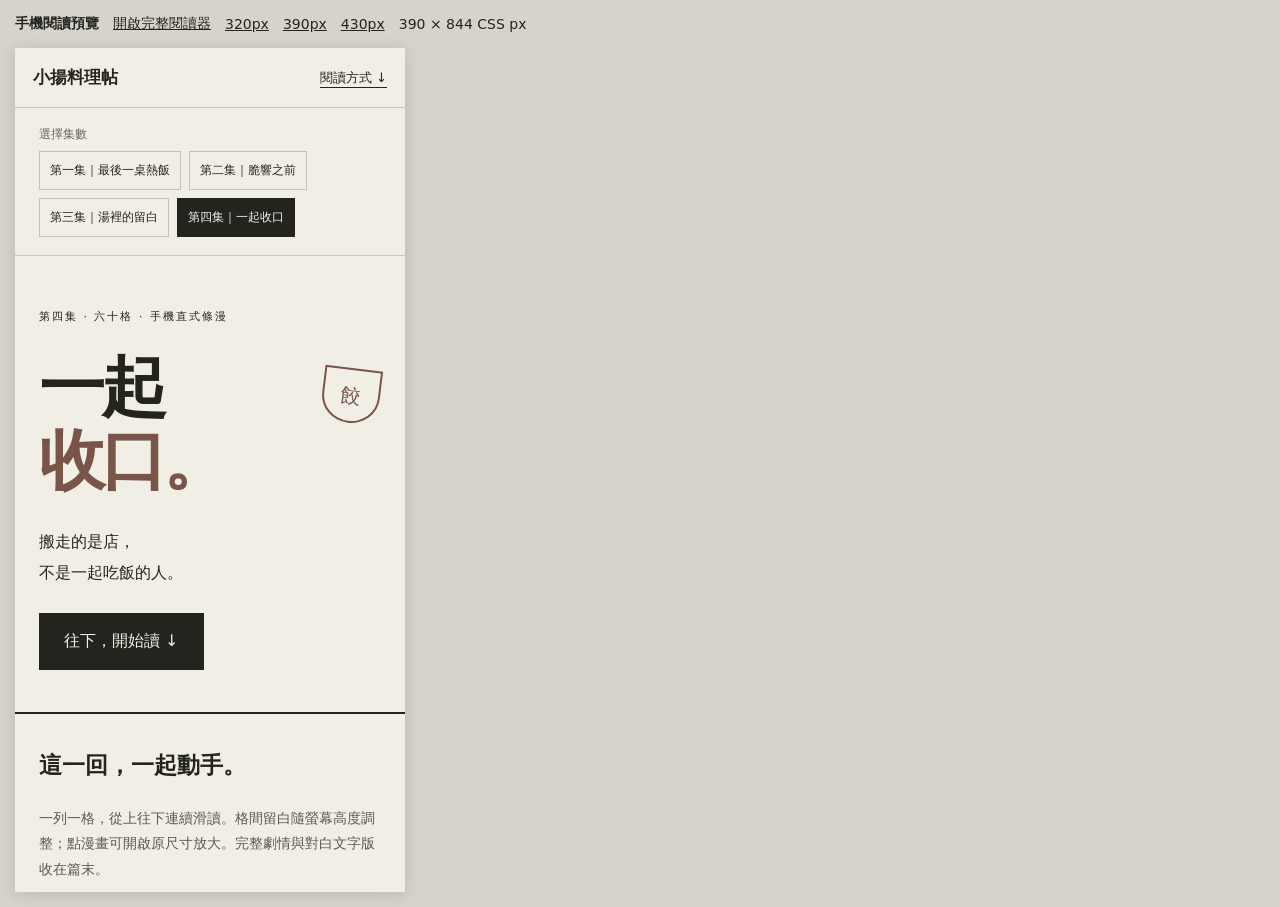
<file: episode-4/preview.html>
<!doctype html><html lang="zh-Hant"><head><meta charset="utf-8"><meta name="viewport" content="width=device-width,initial-scale=1"><meta name="robots" content="noindex,nofollow"><title>小揚料理帖 · 手機閱讀預覽</title><style>*{box-sizing:border-box}body{margin:0;background:#d6d3cc;color:#24241f;font:14px system-ui,sans-serif}header{padding:15px;display:flex;gap:14px;align-items:center;flex-wrap:wrap}a{color:inherit}iframe{display:block;margin:0 15px 15px;border:0;background:#f1eee5;box-shadow:0 2px 15px #0002}</style></head><body><header><strong>手機閱讀預覽</strong><a href="./">開啟完整閱讀器</a><a href="?width=320">320px</a><a href="?width=390">390px</a><a href="?width=430">430px</a><span id="dimensions"></span></header><iframe title="手機尺寸漫畫閱讀器" width="390" height="844" src="./"></iframe><script>const params=new URLSearchParams(location.search),width=Number(params.get('width'));const w=[320,390,430].includes(width)?width:390;document.querySelector('iframe').width=w;document.querySelector('#dimensions').textContent=w+' × 844 CSS px';</script></body></html>
</file>
<file: style.css>
:root{--ink:#24241f;--paper:#f1eee5;--red:#9d2e22}*{box-sizing:border-box}html{scroll-behavior:smooth;scroll-padding-top:65px}body{margin:0;color:var(--ink);background:var(--paper);font-family:system-ui,-apple-system,"Noto Sans TC",sans-serif}a{color:inherit;text-underline-offset:5px}button,a{touch-action:manipulation}a:focus-visible,button:focus-visible,summary:focus-visible{outline:3px solid var(--red);outline-offset:5px}.topbar{height:60px;border-bottom:1px solid #c9c6be;display:flex;align-items:center;justify-content:space-between;padding:0 5vw;font-size:13px}.topbar>a:first-child{font-weight:800;text-decoration:none;font-size:17px}.topbar span{font-size:10px;letter-spacing:2px}.cover{max-width:1060px;margin:auto;padding:80px 50px 60px;position:relative;border-bottom:2px solid var(--ink)}.eyebrow{font-size:12px;letter-spacing:4px}.cover h1{font-size:clamp(60px,9vw,112px);line-height:1.1;letter-spacing:-5px;margin:35px 0;font-weight:900}.cover em{font-style:normal;color:var(--red)}.cover-sub{display:flex;justify-content:space-between;align-items:end;max-width:720px}.cover-sub p{line-height:1.9;font-size:18px}.start{padding:18px 25px;background:var(--ink);color:var(--paper);text-decoration:none}.stamp{position:absolute;right:70px;top:130px;border:3px solid var(--red);color:var(--red);padding:14px;transform:rotate(8deg);font-weight:900;font-size:22px}#contents{max-width:1000px;margin:50px auto 80px;padding:0 30px}#contents h2{font-size:25px}#contents p{font-size:14px;line-height:1.8;color:#68665f}.chapters{display:grid;grid-template-columns:repeat(3,minmax(0,1fr));gap:0 25px;margin-top:28px}.chapters a{display:block;border-bottom:1px solid #cbc7bd;padding:13px 0;font-size:14px;text-decoration:none}.chapters b{color:var(--red);font-size:12px;margin-right:10px}.pages{max-width:860px;margin:auto}.page{margin-bottom:75px;scroll-margin-top:30px}.page header{display:flex;gap:12px;align-items:center;padding:15px 0;border-top:2px solid var(--ink)}.page header span{font-size:11px;letter-spacing:1px;color:var(--red);font-weight:bold}.page header h2{font-size:19px;flex:1;margin:0}.page header small{font-size:11px}.art{display:block;background:white;box-shadow:0 6px 25px #25251512}.art img{width:100%;height:auto;display:block}.page-tools{display:flex;gap:25px;align-items:start;padding:18px 0;font-size:13px}.page-tools>a{white-space:nowrap}details{flex:1}summary{cursor:pointer}details ol{line-height:1.9;padding-left:20px}details li{margin:14px 0}.end{text-align:center;padding:30px 20px 70px}.end>span{display:inline-block;border:1px solid var(--red);color:var(--red);padding:12px;font-size:25px}.end p{font-size:25px;line-height:1.9;margin:35px}.end a{font-size:13px}.about{max-width:860px;margin:0 auto 120px;border-top:1px solid #b7b3a8;padding-top:25px;font-size:13px;line-height:1.9;color:#66635b}.about h2{color:var(--ink);font-size:18px}.dock{position:fixed;bottom:16px;left:50%;transform:translateX(-50%);display:flex;gap:18px;align-items:center;background:#24241ff2;color:#fff;padding:8px 15px;border-radius:3px;box-shadow:0 3px 18px #0003;font-size:12px;z-index:3}.dock[hidden]{display:none}.dock button{background:none;border:0;color:white;font-size:23px;padding:3px 10px;cursor:pointer}.dock button:disabled{opacity:.25}.dock a{text-decoration:none;font-size:12px}.dock span{white-space:nowrap;font-variant-numeric:tabular-nums}@media(max-width:920px){.pages,.about{margin-left:24px;margin-right:24px}}@media(max-width:600px){.topbar{padding:0 18px}.topbar span{display:none}.cover{padding:45px 24px}.cover h1{letter-spacing:-2px}.cover-sub{display:block}.cover-sub p{font-size:16px}.start{display:inline-block;margin-top:14px}.stamp{right:27px;top:120px;font-size:16px;padding:8px}#contents{padding:0 24px;margin:35px auto 45px}.chapters{grid-template-columns:repeat(2,minmax(0,1fr));gap:0 15px}.chapters a{font-size:12px;line-height:1.6}.pages{margin:0 12px}.page{margin-bottom:45px}.page header h2{font-size:16px}.page header{gap:8px}.page-tools{gap:18px;font-size:12px;padding:16px 5px}.about{margin:0 24px 110px}.end p{font-size:22px}}@media(prefers-reduced-motion:reduce){html{scroll-behavior:auto}}

.episodes{max-width:1060px;margin:auto;padding:22px 30px;display:flex;gap:12px;align-items:center;flex-wrap:wrap;border-bottom:1px solid #cbc7bd}.episodes span{font-size:12px;color:#68665f;margin-right:6px}.episodes a{border:1px solid #c5c0b3;padding:10px 15px;text-decoration:none;font-size:13px}.episodes a[aria-current]{background:var(--ink);color:var(--paper);border-color:var(--ink)}@media(max-width:600px){.episodes{padding:18px 24px;gap:8px}.episodes span{width:100%}.episodes a{font-size:12px;padding:10px}}
</file>
